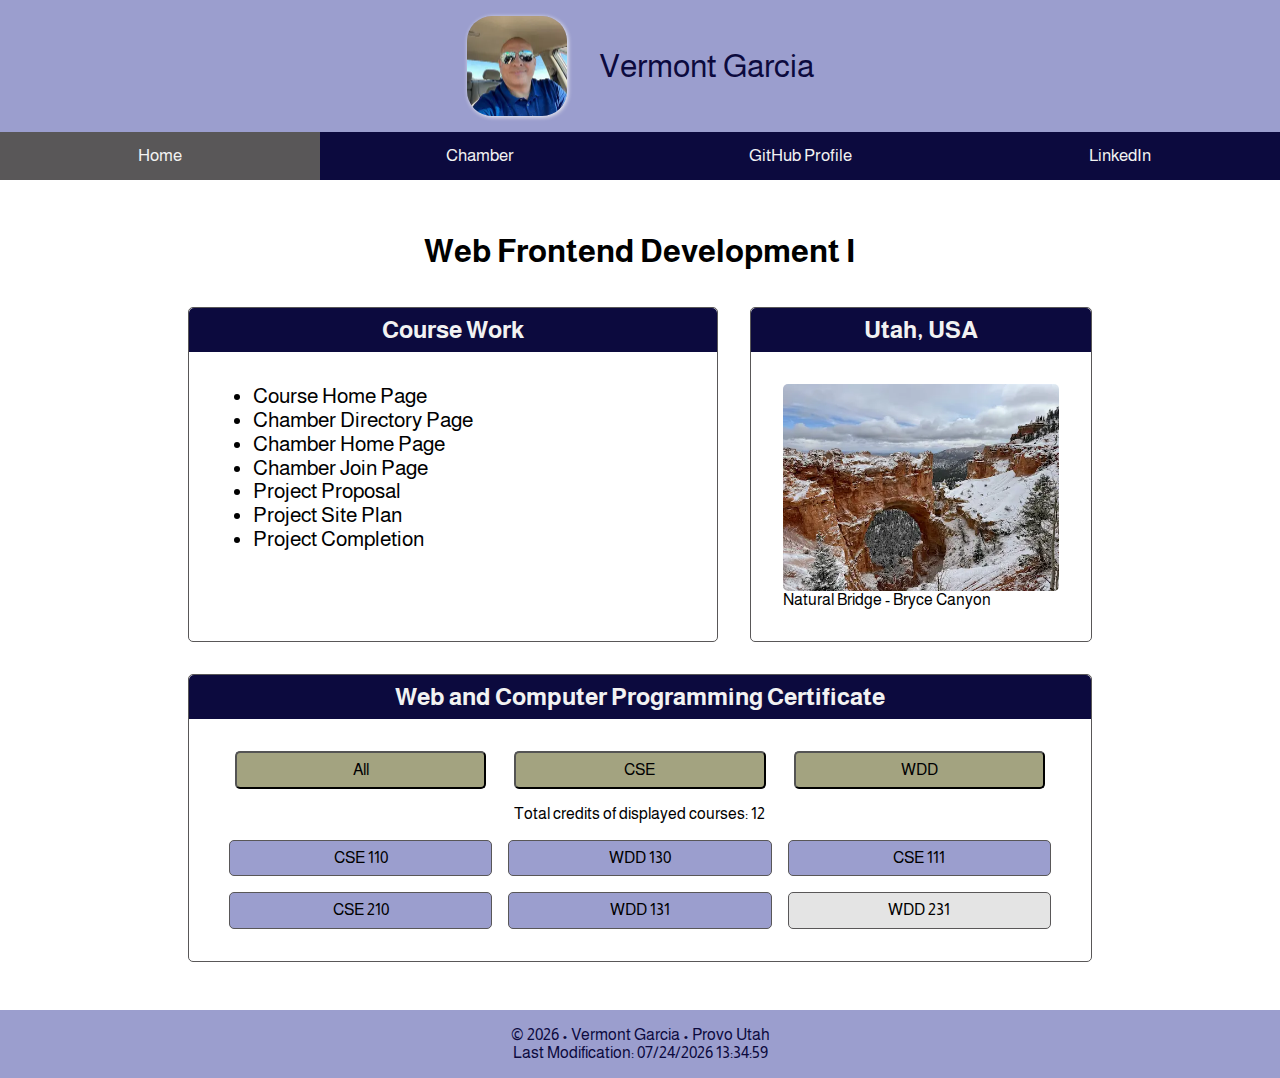
<file: index.html>
<!DOCTYPE html>
<html lang="en">
  <head>
    <meta charset="UTF-8" />
    <meta name="viewport" content="width=device-width, initial-scale=1.0" />
    <title>WDD231 | Vermont Garcia</title>
    <meta name="author" content="Vermont Garcia" />
    <meta
      name="description"
      content="Home page for class WDD231 - Web Frontend Development I"
    />
    <link rel="preconnect" href="https://fonts.googleapis.com" />
    <link rel="preconnect" href="https://fonts.gstatic.com" crossorigin />
    <link
      href="https://fonts.googleapis.com/css2?family=Almarai:wght@300;400;700&display=swap"
      rel="stylesheet"
    />
    <link
      rel="stylesheet"
      href="https://fonts.googleapis.com/icon?family=Material+Icons"
    />
    <link rel="shortcut icon" href="images/favicon.ico" type="image/x-icon" />
    <link rel="stylesheet" href="styles/normalize.css" />
    <link rel="stylesheet" href="styles/index.css" />
    <link rel="stylesheet" href="styles/large.css" />
    <script src="scripts/index.js" defer></script>
  </head>

  <body class="font-regular">
    <header>
      <div>
        <img
          src="images/profile.webp"
          alt="Vermont Garcia profile image"
          width="100"
          height="100"
        />
        <span>Vermont Garcia</span>
      </div>
      <nav class="menu" id="menu">
        <a class="active" href="index.html">Home</a>
        <a href="chamber/directory.html">Chamber</a>
        <a href="https://github.com/vermontgarcia" target="_blank"
          >GitHub Profile</a
        >
        <a href="https://www.linkedin.com/in/vermontgarcia/" target="_blank"
          >LinkedIn</a
        >
        <a role="button" class="menu-icon" onclick="handleMenu()">
          <i id="menu-icon" class="material-icons">menu</i>
        </a>
      </nav>
    </header>
    <main>
      <h1>Web Frontend Development I</h1>
      <section class="card">
        <h2>Course Work</h2>
        <ul class="card-content" id="course-work"></ul>
      </section>
      <section class="card">
        <h2>Utah, USA</h2>
        <figure class="card-content">
          <img
            src="images/natural-bridge-bryce-canyon.webp"
            alt="Bryce Canyon"
            width="150"
            height="113"
          />
          <figcaption>Natural Bridge - Bryce Canyon</figcaption>
        </figure>
      </section>
      <section class="card certificate">
        <h2>Web and Computer Programming Certificate</h2>
        <div class="card-content">
          <div class="button-container">
            <button onclick="setCourses()">All</button>
            <button onclick="setCourses('cse')">CSE</button>
            <button onclick="setCourses('wdd')">WDD</button>
          </div>
          <div>
            <p>
              Total credits of displayed courses:
              <span id="total-credits"></span>
            </p>
          </div>
          <div class="certificate-courses" id="certificate-courses"></div>
        </div>
        <dialog id="course-details"></dialog>
      </section>
    </main>
    <footer class="footer">
      <p class="copyright">
        © <span id="current-year"></span> • Vermont Garcia • Provo Utah
      </p>
      <p id="last-modified"></p>
    </footer>
  </body>
</html>
</file>
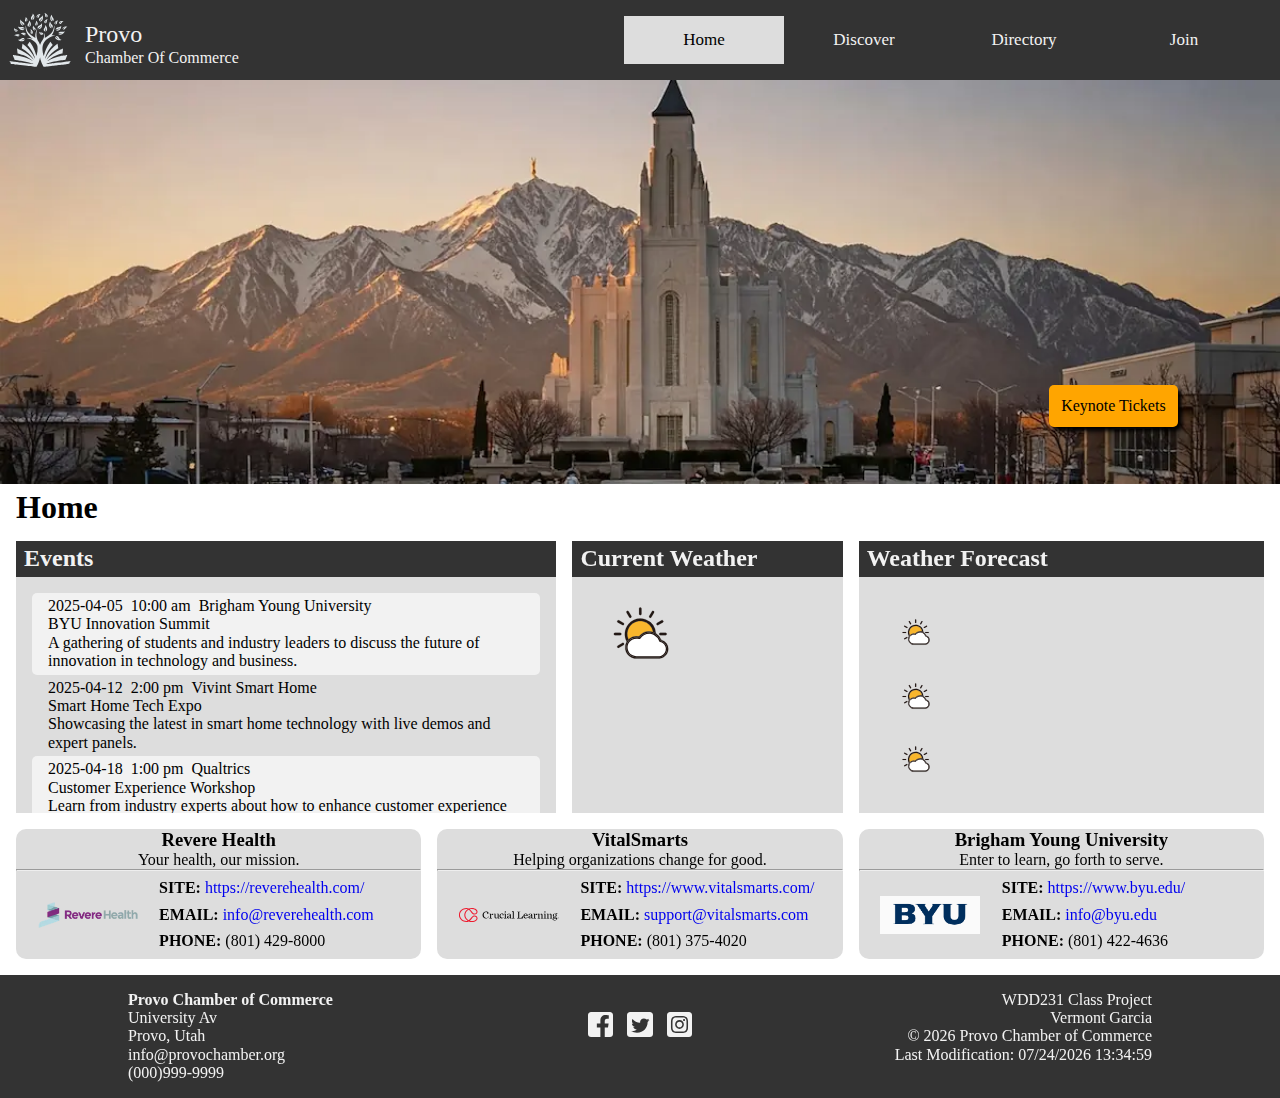
<file: chamber/index.html>
<!DOCTYPE html>
<html lang="en">
  <head>
    <meta charset="UTF-8">
    <meta name="viewport" content="width=device-width, initial-scale=1.0" />
    <title>Home | Provo Chamber of Commerce</title>
    <meta name="author" content="Vermont Garcia" />
    <meta
      name="description"
      content="Chamber of Commerce - WDD231 Web Frontend Development I"
    />
    <meta property="og:title" content="Provo Chamber of Commerce" />
    <meta property="og:type" content="website">
    <meta
      property="og:description"
      content="Discover resources, events, networking, and business directories with the Provo Chamber of Commerce. Support local businesses, connect, and grow with us! #ProvoBusiness #ShopLocal"
    />
    <meta
      property="og:url"
      content="https://vermontgarcia.github.io/wdd231/chamber/directory.html"
    />
    <meta
      property="og:image"
      content="https://vermontgarcia.github.io/wdd231/chamber/images/site/hero-medium.webp"
    />
    <link
      rel="stylesheet"
      href="https://fonts.googleapis.com/icon?family=Material+Icons"
    />
    <link rel="icon" href="images/site/favicon.ico" type="image/x-icon" />
    <link rel="stylesheet" href="styles/normalize.css" />
    <link rel="stylesheet" href="styles/index.css" />
    <link rel="stylesheet" href="styles/home.css" />
    <link rel="stylesheet" href="styles/large.css" />
    <script src="scripts/layout.js" type="module"></script>
    <script type="module" src="scripts/home.js"></script>
  </head>

  <body>
    <header>
      <div>
        <div class="logo-container">
          <img
            src="images/site/logo.svg"
            alt="Provo Chamber of Commerce Logo"
            width="64"
            height="64"
          />
          <div class="logo-name-container">
            <p>Provo</p>
            <p>Chamber Of Commerce</p>
          </div>
        </div>
        <div class="menu-btn">
          <a id="menu-btn" role="button" class="menu-icon">
            <i id="menu-icon" class="material-icons">menu</i>
          </a>
        </div>
      </div>
      <nav class="menu" id="menu">
        <a class="active" href="index.html">Home</a>
        <a href="discover.html">Discover</a>
        <a href="directory.html">Directory</a>
        <a href="join.html">Join</a>
      </nav>
    </header>
    <main>
      <div class="hero">
        <picture>
          <source
            media="(min-width: 1000px)"
            srcset="images/site/hero-large.webp"
          />
          <source
            media="(min-width: 500px)"
            srcset="images/site/hero-medium.webp"
          />
          <img
            src="images/site/hero-small.webp"
            alt="Chamber of Commerce"
            width="500"
            height="313"
          />
        </picture>
        <div class="call-to-action">Keynote Tickets</div>
      </div>
      <!-- Home Page Content -->
      <div>
        <h1>Home</h1>
      </div>
      <section class="home-container">
        <div id="events-container" class="card-container">
          <h2>Events</h2>
          <div class="card-content">
            <p>No events available</p>
          </div>
        </div>
        <div id="current-weather" class="card-container">
          <h2>Current Weather</h2>
          <!-- Dynamic Card Template -->
          <div class="card-weather card-content">
            <!-- Skeleton -->
            <div class="weather-image">
              <img
                src="images/site/weather-icon.svg"
                alt="weather icon"
                width="80"
                height="80"
              />
              <div>
                <span class="skeleton skeleton-text skeleton-1 temp"></span>
              </div>
            </div>
            <div class="weather-body">
              <ul id="weather-list">
                <li>
                  <span class="skeleton skeleton-text skeleton-2"></span>
                </li>
                <li>
                  <span class="skeleton skeleton-text skeleton-3"></span>
                </li>
                <li>
                  <span class="skeleton skeleton-text skeleton-1"></span>
                </li>
                <li>
                  <span class="skeleton skeleton-text skeleton-2"></span>
                </li>
                <li>
                  <span class="skeleton skeleton-text skeleton-3"></span>
                </li>
                <li>
                  <span class="skeleton skeleton-text skeleton-1"></span>
                </li>
                <li>
                  <span class="skeleton skeleton-text skeleton-2"></span>
                </li>
                <li>
                  <span class="skeleton skeleton-text skeleton-3"></span>
                </li>
                <li>
                  <span class="skeleton skeleton-text skeleton-1"></span>
                </li>
              </ul>
            </div>
            <!-- -->
          </div>
          <!-- -->
        </div>
        <div id="forecast-weather" class="card-container">
          <h2>Weather Forecast</h2>
          <!-- Dynamic Forecast Template -->
          <div class="card-forecast card-content">
            <!-- Skeleton -->
            <span class="skeleton skeleton-text skeleton-3"></span>
            <div class="forecast-body">
              <div>
                <div class="weather-image">
                  <img
                    src="images/site/weather-icon.svg"
                    alt="weather icon"
                    width="40"
                    height="40"
                  />
                </div>
              </div>
              <div>
                <span class="skeleton skeleton-text skeleton-2"></span>
                <span class="skeleton skeleton-text skeleton-2"></span>
              </div>
              <div>
                <span class="skeleton skeleton-text skeleton-3"></span>
                <span class="skeleton skeleton-text skeleton-3"></span>
              </div>
            </div>
            <span class="skeleton skeleton-text skeleton-3"></span>
            <div class="forecast-body">
              <div>
                <div class="weather-image">
                  <img
                    src="images/site/weather-icon.svg"
                    alt="weather icon"
                    width="40"
                    height="40"
                  />
                </div>
              </div>
              <div>
                <span class="skeleton skeleton-text skeleton-2"></span>
                <span class="skeleton skeleton-text skeleton-2"></span>
              </div>
              <div>
                <span class="skeleton skeleton-text skeleton-3"></span>
                <span class="skeleton skeleton-text skeleton-3"></span>
              </div>
            </div>
            <span class="skeleton skeleton-text skeleton-3"></span>
            <div class="forecast-body">
              <div>
                <div class="weather-image">
                  <img
                    src="images/site/weather-icon.svg"
                    alt="weather icon"
                    width="40"
                    height="40"
                  />
                </div>
              </div>
              <div>
                <span class="skeleton skeleton-text skeleton-2"></span>
                <span class="skeleton skeleton-text skeleton-2"></span>
              </div>
              <div>
                <span class="skeleton skeleton-text skeleton-3"></span>
                <span class="skeleton skeleton-text skeleton-3"></span>
              </div>
            </div>
            <!-- -->
          </div>
          <!-- -->
        </div>
        <div id="business-card-container"></div>
      </section>
      <!-- -->
    </main>
    <footer class="footer">
      <div>
        <p><strong>Provo Chamber of Commerce</strong></p>
        <p>University Av</p>
        <p>Provo, Utah</p>
        <p>info@provochamber.org</p>
        <p>(000)999-9999</p>
      </div>
      <div class="social-media">
        <a href="https://facebook.com" target="_blank">
          <img
            src="images/site/facebook.svg"
            alt="facebook-icon"
            width="32"
            height="32"
          />
        </a>
        <a href="https://twitter.com" target="_blank">
          <img
            src="images/site/twitter.svg"
            alt="twitter-icon"
            width="32"
            height="32"
          />
        </a>
        <a href="https://instagram.com" target="_blank">
          <img
            src="images/site/instagram.svg"
            alt="instagram-icon"
            width="32"
            height="32"
          />
        </a>
      </div>
      <div>
        <p>WDD231 Class Project</p>
        <p>Vermont Garcia</p>
        <p class="copyright">
          © <span id="current-year"></span> Provo Chamber of Commerce
        </p>
        <p id="last-modified"></p>
      </div>
    </footer>
  </body>
</html>
</file>
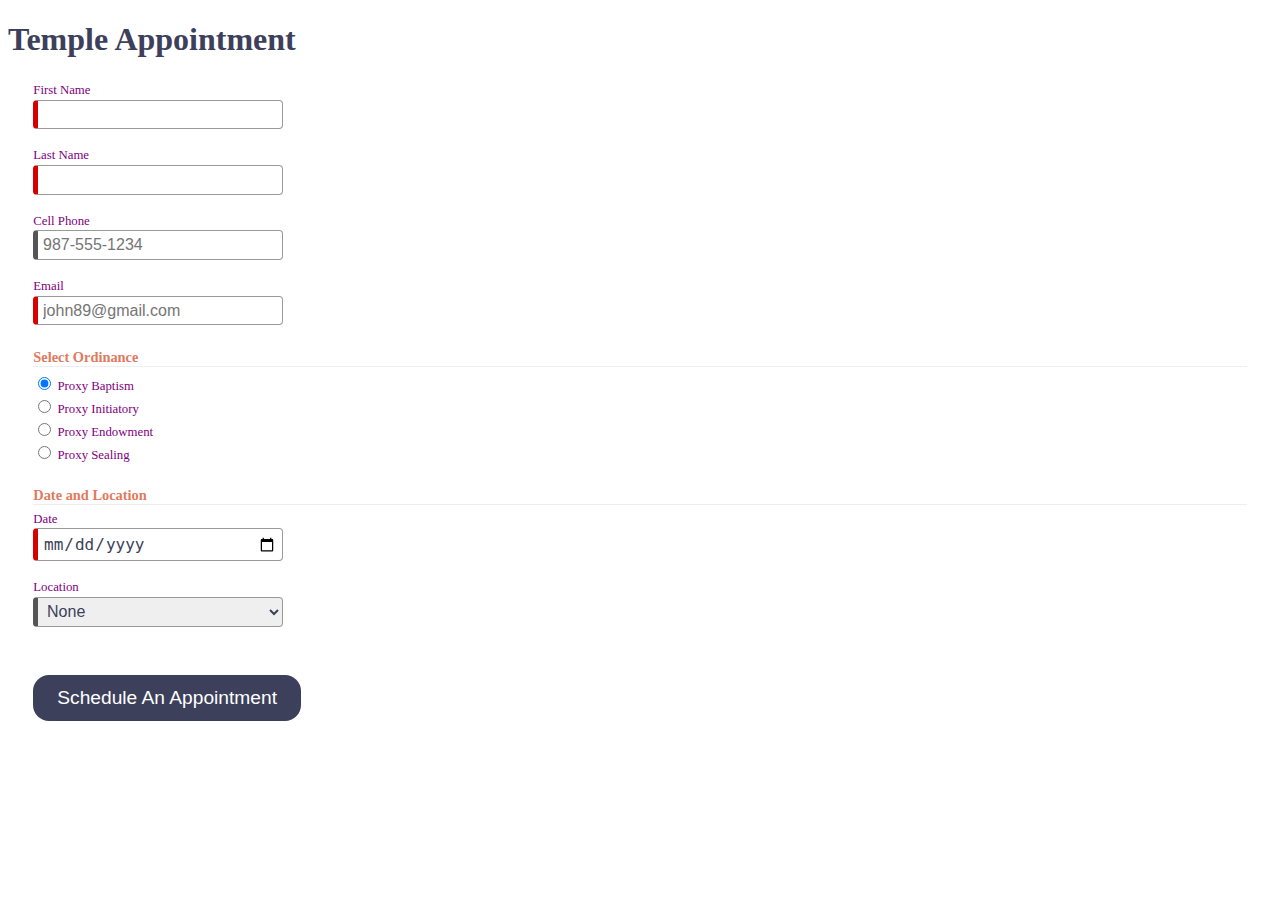
<file: forms/index.html>
<!DOCTYPE html>
<html lang="en">
<head>
  <meta charset="UTF-8">
  <meta name="viewport" content="width=device-width, initial-scale=1.0">
  <meta name="description" content="Web Lab Start File">
  <meta name="author" content="Paul Cheney">
  <link rel="stylesheet" href="styles/small.css">
  <link rel="stylesheet" href="styles/large.css">
  <title>Web Lab Start File</title>
</head>
<body>
  <main>
    <h1>Temple Appointment</h1>

    <form method="GET" action="thanks.html" class="designOne">
      <label>First Name
        <input
        type="text"
        name="first"
        required
        autocomplete="given-name"
        title="Your First Name"
      >
      </label>
      <label>Last Name 
        <input
        type="text"
        name="last"
        required
        autocomplete="family-name"
        title="Your Last Name"
      >
      </label>
      <label>Cell Phone 
        <input
          type="tel"
          name="phone"
          autocomplete="tel"
          title="A Phone Number with dashes"
          placeholder="987-555-1234"
        >
      </label>
      <label>Email 
        <input
          type="email"
          name="email"
          required
          placeholder="john89@gmail.com"
          title="YourEmail"
          autocomplete="email"
        >
      </label>
      
      <h3>Select Ordinance</h3>
      <label><input type="radio" name="ordinance" value="Baptism" checked> Proxy Baptism</label>
      <label><input type="radio" name="ordinance" value="Initiatory"> Proxy Initiatory</label>
      <label><input type="radio" name="ordinance" value="Endowment"> Proxy Endowment</label>
      <label><input type="radio" name="ordinance" value="Sealing"> Proxy Sealing</label>

      <h3>Date and Location</h3>
      <label>Date <input type="date" name="date" required></label>
      <label>Location
        <select name="location" required>
          <option value="">None</option>
          <option value="Payson">Payson</option>
          <option value="Orem">Orem</option>
          <option value="Provo City Center">Provo City Center</option>
      </label>

      <input type="submit" value="Schedule An Appointment">
    </form>

    
  </main>

</body>
</html>
</file>
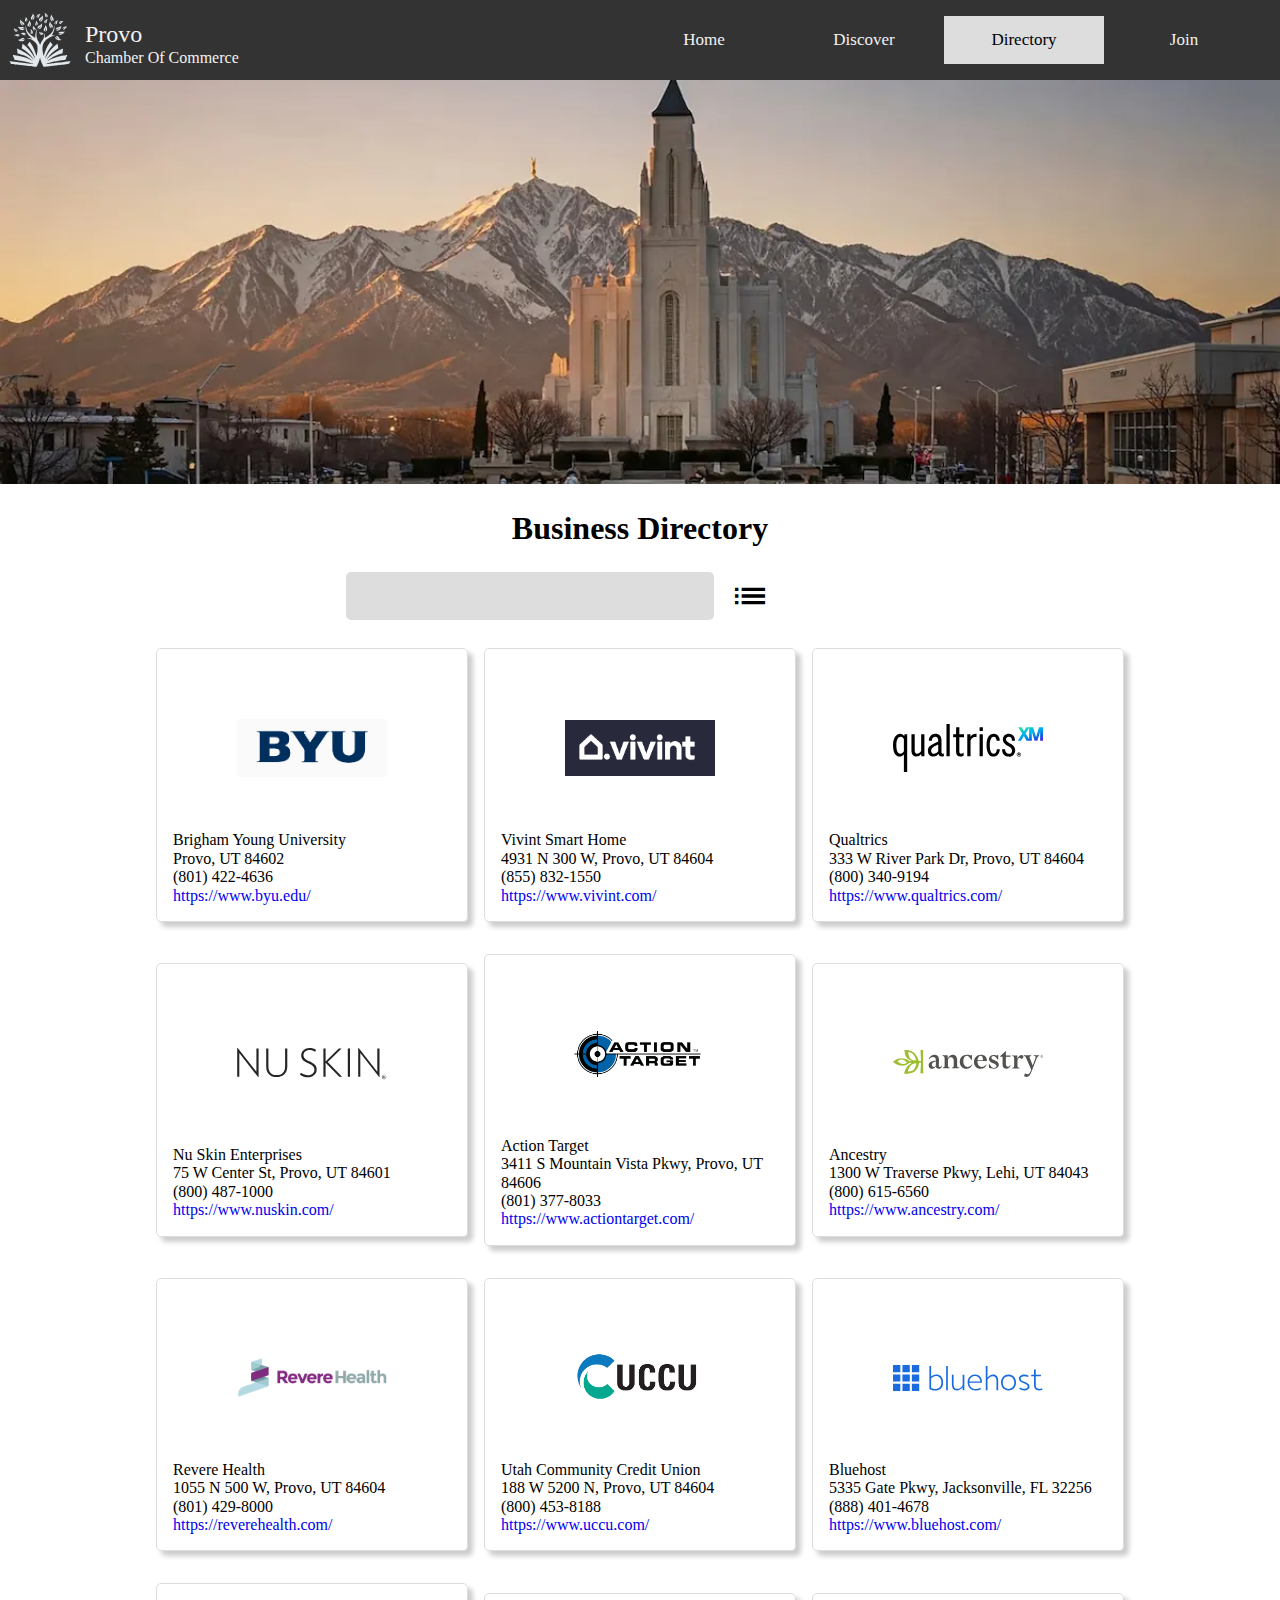
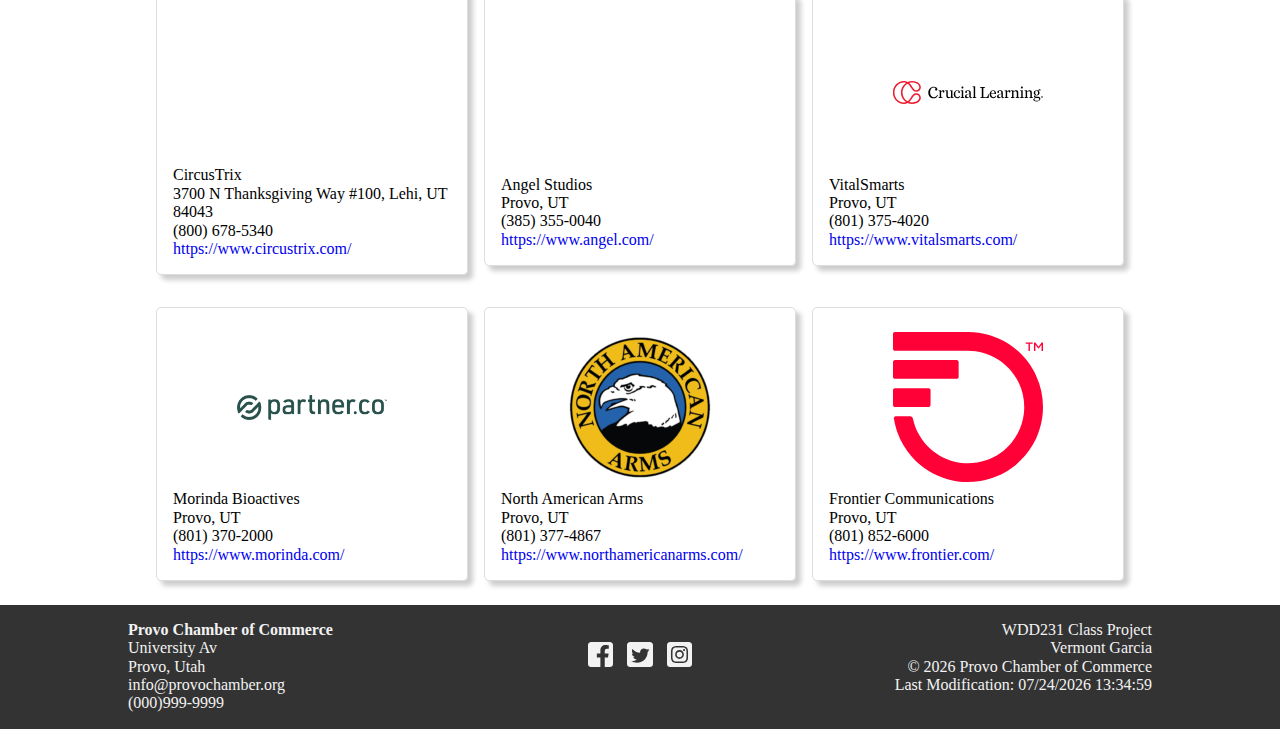
<file: chamber/directory.html>
<!DOCTYPE html>
<html lang="en">
  <head>
    <meta charset="UTF-8" />
    <meta name="viewport" content="width=device-width, initial-scale=1.0" />
    <title>Directory | Provo Chamber of Commerce</title>
    <meta name="author" content="Vermont Garcia" />
    <meta
      name="description"
      content="Chamber of Commerce - WDD231 Web Frontend Development I"
    />
    <meta property="og:title" content="Provo Chamber of Commerce" />
    <meta property="og:type" content="website" />
    <meta
      property="og:description"
      content="Discover resources, events, networking, and business directories with the Provo Chamber of Commerce. Support local businesses, connect, and grow with us! #ProvoBusiness #ShopLocal"
    />
    <meta
      property="og:url"
      content="https://vermontgarcia.github.io/wdd231/chamber/directory.html"
    />
    <meta
      property="og:image"
      content="https://vermontgarcia.github.io/wdd231/chamber/images/site/hero-medium.webp"
    />
    <link
      rel="stylesheet"
      href="https://fonts.googleapis.com/icon?family=Material+Icons"
    />
    <link rel="icon" href="images/site/favicon.ico" type="image/x-icon" />
    <link rel="stylesheet" href="styles/normalize.css" />
    <link rel="stylesheet" href="styles/index.css" />
    <link rel="stylesheet" href="styles/directory.css" />
    <link rel="stylesheet" href="styles/large.css" />
    <script src="scripts/layout.js" type="module"></script>
    <script type="module" src="scripts/directory.js"></script>
  </head>

  <body>
    <header>
      <div>
        <div class="logo-container">
          <img
            src="images/site/logo.svg"
            alt="Provo Chamber of Commerce Logo"
            width="64"
            height="64"
          />
          <div class="logo-name-container">
            <p>Provo</p>
            <p>Chamber Of Commerce</p>
          </div>
        </div>
        <div class="menu-btn">
          <a id="menu-btn" role="button" class="menu-icon">
            <i id="menu-icon" class="material-icons">menu</i>
          </a>
        </div>
      </div>
      <nav class="menu" id="menu">
        <a href="index.html">Home</a>
        <a href="discover.html">Discover</a>
        <a class="active" href="directory.html">Directory</a>
        <a href="join.html">Join</a>
      </nav>
    </header>
    <main>
      <div class="hero">
        <picture>
          <source
            media="(min-width: 1000px)"
            srcset="images/site/hero-large.webp"
          />
          <source
            media="(min-width: 500px)"
            srcset="images/site/hero-medium.webp"
          />
          <img
            src="images/site/hero-small.webp"
            alt="Chamber of Commerce"
            width="500"
            height="313"
          />
        </picture>
      </div>
      <!-- Directory Page Content -->
      <section>
        <div>
          <h1>Business Directory</h1>
          <div>
            <div>
              <a id="icon-btn-grid" role="button" class="icon-btn">
                <i class="material-icons selected">grid_view</i>
              </a>
              <a id="icon-btn-list" role="button" class="icon-btn">
                <i class="material-icons">list_alt</i>
              </a>
            </div>
          </div>
        </div>
        <div id="directory-container" class="grid"></div>
      </section>
      <!-- ----- -->
    </main>
    <footer class="footer">
      <div>
        <p><strong>Provo Chamber of Commerce</strong></p>
        <p>University Av</p>
        <p>Provo, Utah</p>
        <p>info@provochamber.org</p>
        <p>(000)999-9999</p>
      </div>
      <div class="social-media">
        <a href="https://facebook.com" target="_blank">
          <img
            src="images/site/facebook.svg"
            alt="facebook-icon"
            width="32"
            height="32"
          />
        </a>
        <a href="https://twitter.com" target="_blank">
          <img
            src="images/site/twitter.svg"
            alt="twitter-icon"
            width="32"
            height="32"
          />
        </a>
        <a href="https://instagram.com" target="_blank">
          <img
            src="images/site/instagram.svg"
            alt="instagram-icon"
            width="32"
            height="32"
          />
        </a>
      </div>
      <div>
        <p>WDD231 Class Project</p>
        <p>Vermont Garcia</p>
        <p class="copyright">
          © <span id="current-year"></span> Provo Chamber of Commerce
        </p>
        <p id="last-modified"></p>
      </div>
    </footer>
  </body>
</html>
</file>
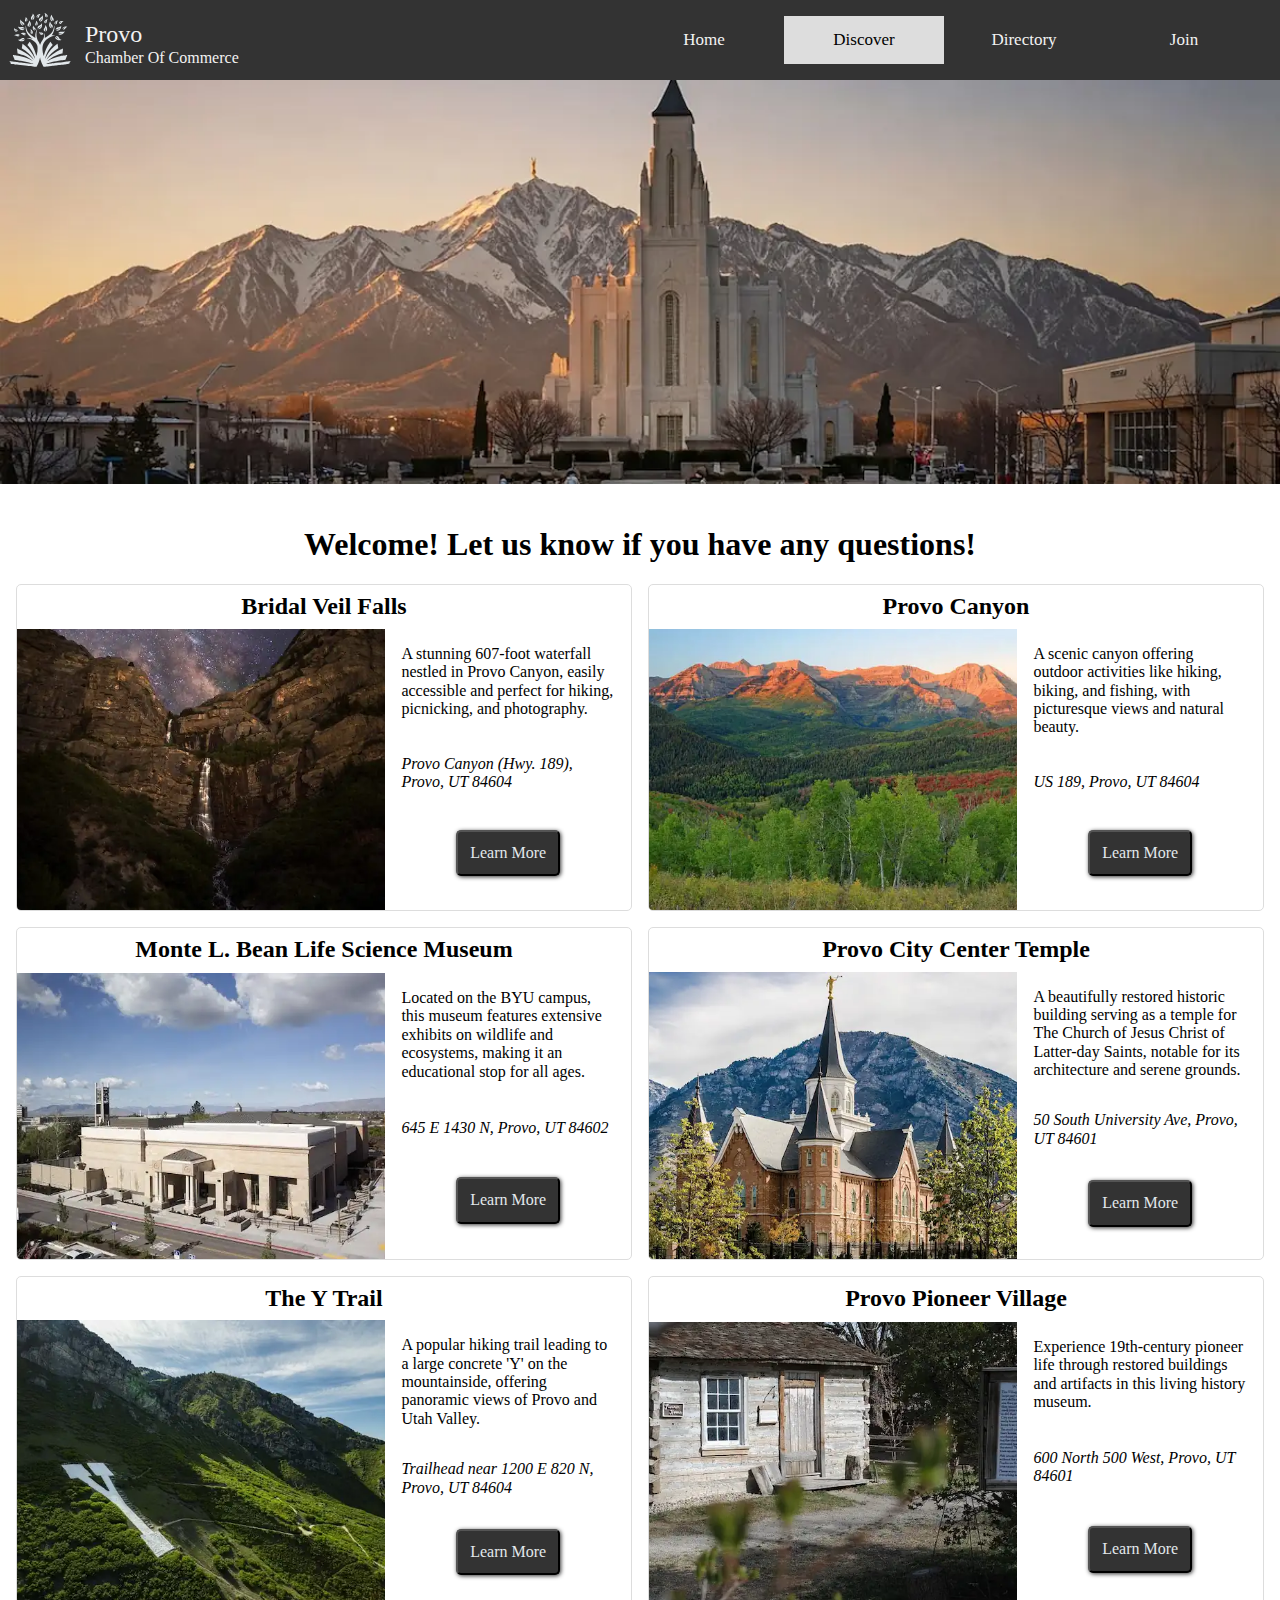
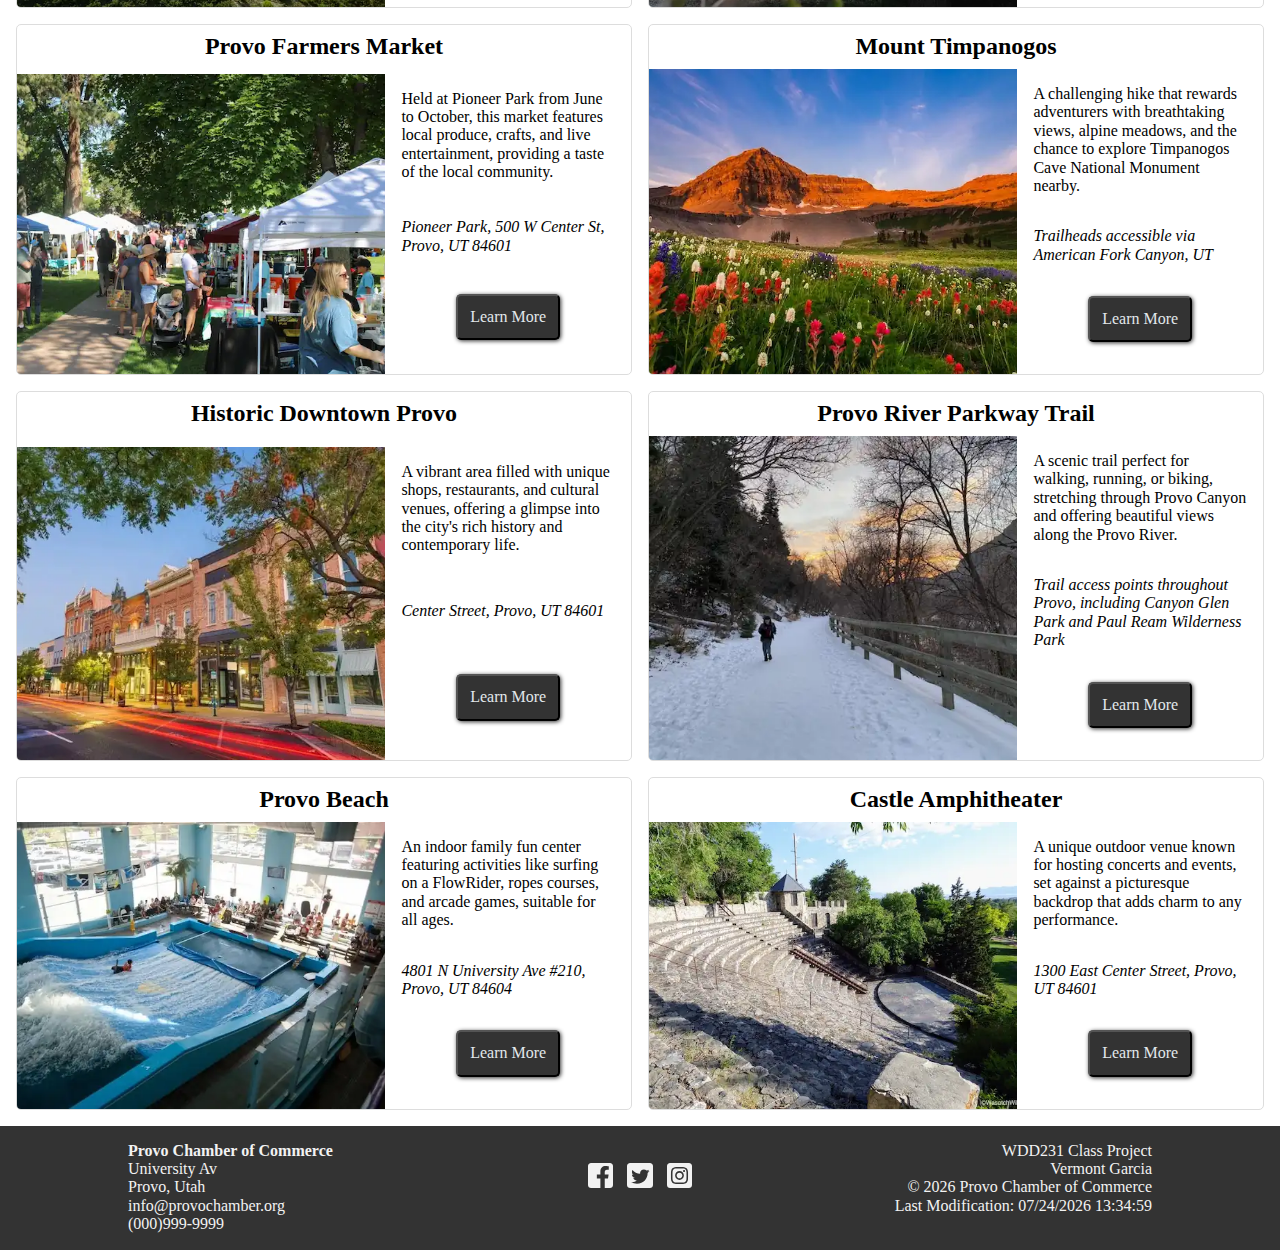
<file: chamber/discover.html>
<!DOCTYPE html>
<html lang="en">
  <head>
    <meta charset="UTF-8">
    <meta name="viewport" content="width=device-width, initial-scale=1.0">
    <title>Discover | Provo Chamber of Commerce</title>
    <meta name="author" content="Vermont Garcia">
    <meta
      name="description"
      content="Chamber of Commerce - WDD231 Web Frontend Development I"
    />
    <meta property="og:title" content="Provo Chamber of Commerce">
    <meta property="og:type" content="website">
    <meta
      property="og:description"
      content="Discover resources, events, networking, and business directories with the Provo Chamber of Commerce. Support local businesses, connect, and grow with us! #ProvoBusiness #ShopLocal"
    >
    <meta
      property="og:url"
      content="https://vermontgarcia.github.io/wdd231/chamber/directory.html"
    >
    <meta
      property="og:image"
      content="https://vermontgarcia.github.io/wdd231/chamber/images/site/hero-medium.webp"
    >
    <link
      rel="stylesheet"
      href="https://fonts.googleapis.com/icon?family=Material+Icons"
    />
    <link rel="icon" href="images/site/favicon.ico" type="image/x-icon" />
    <link rel="stylesheet" href="styles/normalize.css" />
    <link rel="stylesheet" href="styles/index.css" />
    <link rel="stylesheet" href="styles/discover.css" />
    <link rel="stylesheet" href="styles/large.css" />
    <script src="scripts/layout.js" type="module"></script>
    <script type="module" src="scripts/dicover.js"></script>
  </head>
  <body>
    <header>
      <div>
        <div class="logo-container">
          <img
            src="images/site/logo.svg"
            alt="Provo Chamber of Commerce Logo"
            width="64"
            height="64"
            loading="eager"
          />
          <div class="logo-name-container">
            <p>Provo</p>
            <p>Chamber Of Commerce</p>
          </div>
        </div>
        <div class="menu-btn">
          <a id="menu-btn" role="button" class="menu-icon">
            <i id="menu-icon" class="material-icons">menu</i>
          </a>
        </div>
      </div>
      <nav class="menu" id="menu">
        <a href="index.html">Home</a>
        <a href="discover.html" class="active">Discover</a>
        <a href="directory.html">Directory</a>
        <a href="join.html">Join</a>
      </nav>
    </header>
    <main>
      <div class="hero">
        <picture>
          <source
            media="(min-width: 1000px)"
            srcset="images/site/hero-large.webp"
          />
          <source
            media="(min-width: 500px)"
            srcset="images/site/hero-medium.webp"
          />
          <img
            src="images/site/hero-small.webp"
            alt="Chamber of Commerce"
            width="500"
            height="313"
            loading="eager"
          />
        </picture>
      </div>
      <!-- Discover Page Content -->
      <div class="discover">
        <section>
          <h1>Welcome! Let us know if you haeve any questions</h1>
          <div id="discover-container"></div>
        </section>
      </div>
      <!-- -->
    </main>
    <footer class="footer">
      <div>
        <p><strong>Provo Chamber of Commerce</strong></p>
        <p>University Av</p>
        <p>Provo, Utah</p>
        <p>info@provochamber.org</p>
        <p>(000)999-9999</p>
      </div>
      <div class="social-media">
        <a href="https://facebook.com" target="_blank">
          <img
            src="images/site/facebook.svg"
            alt="facebook-icon"
            width="32"
            height="32"
          />
        </a>
        <a href="https://twitter.com" target="_blank">
          <img
            src="images/site/twitter.svg"
            alt="twitter-icon"
            width="32"
            height="32"
          />
        </a>
        <a href="https://instagram.com" target="_blank">
          <img
            src="images/site/instagram.svg"
            alt="instagram-icon"
            width="32"
            height="32"
          />
        </a>
      </div>
      <div>
        <p>WDD231 Class Project</p>
        <p>Vermont Garcia</p>
        <p class="copyright">
          © <span id="current-year"></span> Provo Chamber of Commerce
        </p>
        <p id="last-modified"></p>
      </div>
    </footer>
  </body>
</html>
</file>
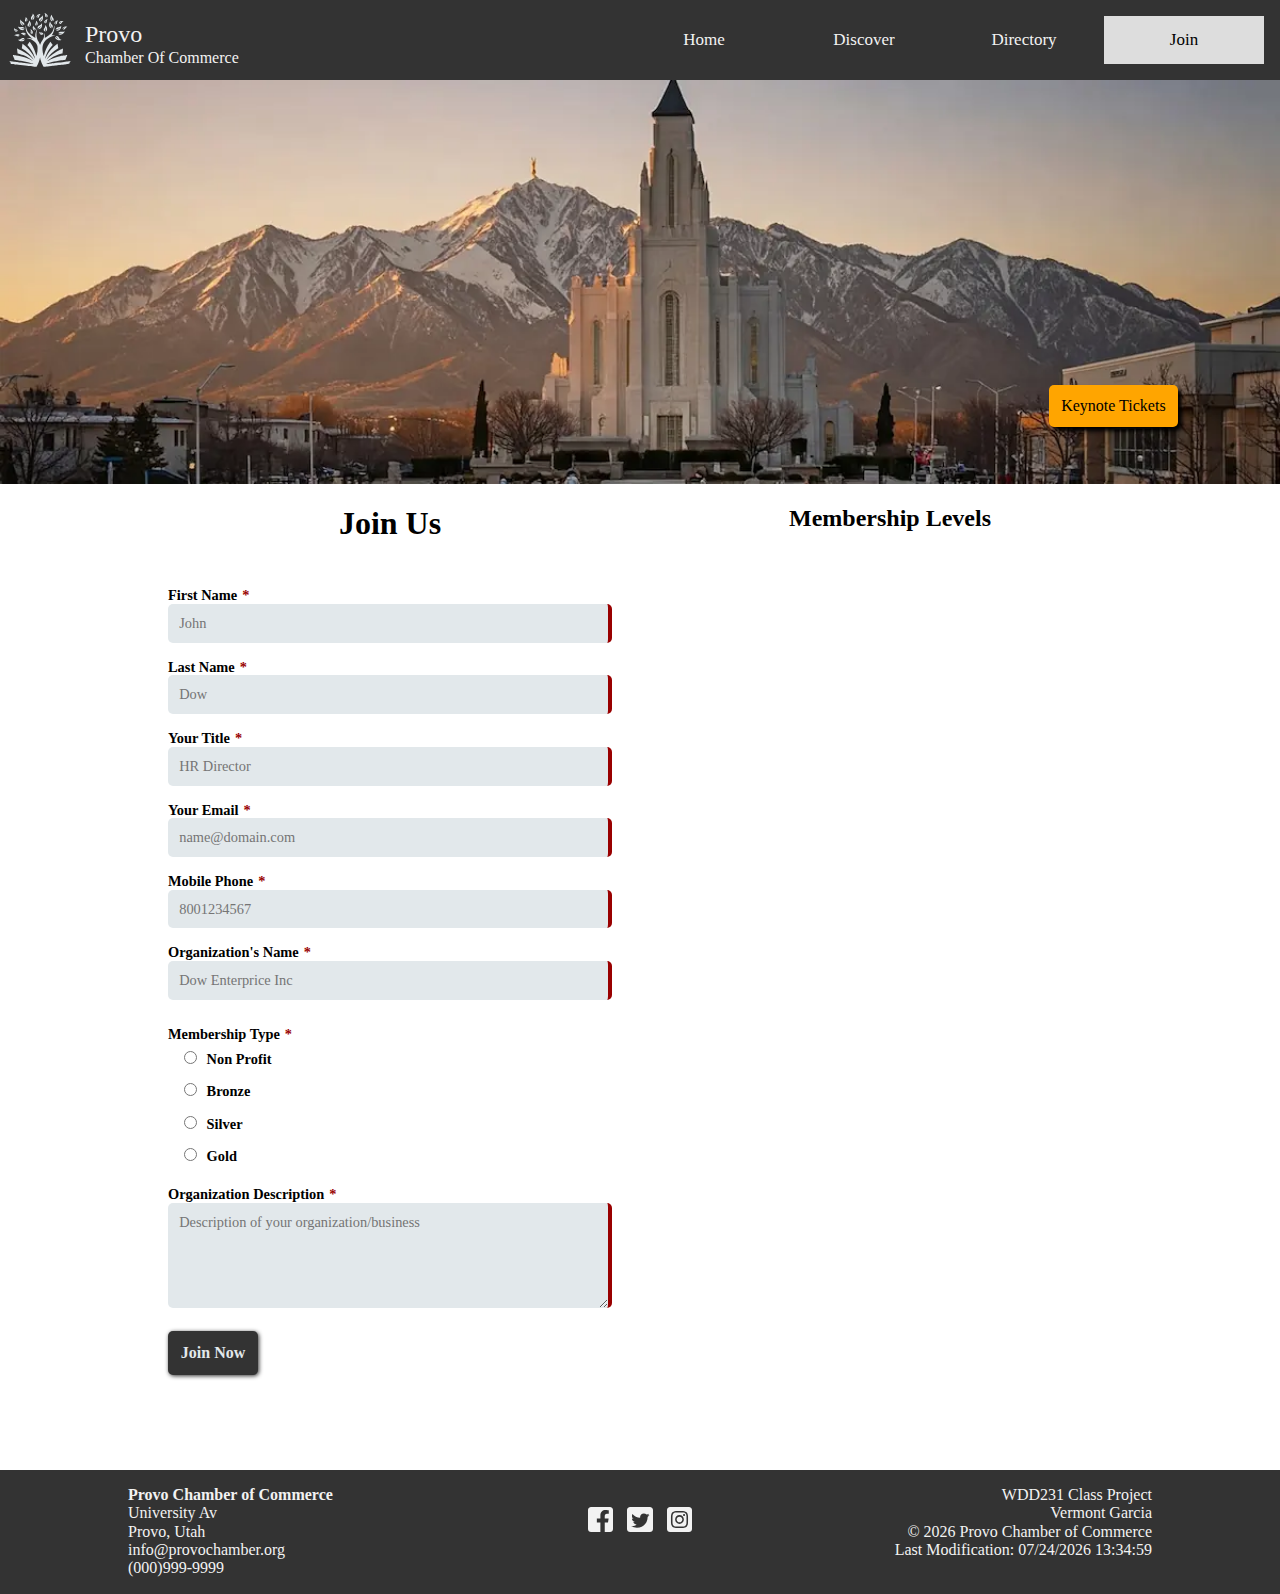
<file: chamber/join.html>
<!DOCTYPE html>
<html lang="en">
  <head>
    <meta charset="UTF-8">
    <meta name="viewport" content="width=device-width, initial-scale=1.0">
    <title>Join | Provo Chamber of Commerce</title>
    <meta name="author" content="Vermont Garcia">
    <meta
      name="description"
      content="Chamber of Commerce - WDD231 Web Frontend Development I"
    />
    <meta property="og:title" content="Provo Chamber of Commerce">
    <meta property="og:type" content="website">
    <meta
      property="og:description"
      content="Discover resources, events, networking, and business directories with the Provo Chamber of Commerce. Support local businesses, connect, and grow with us! #ProvoBusiness #ShopLocal"
    >
    <meta
      property="og:url"
      content="https://vermontgarcia.github.io/wdd231/chamber/directory.html"
    >
    <meta
      property="og:image"
      content="https://vermontgarcia.github.io/wdd231/chamber/images/site/hero-medium.webp"
    >
    <link
      rel="stylesheet"
      href="https://fonts.googleapis.com/icon?family=Material+Icons"
    />
    <link rel="icon" href="images/site/favicon.ico" type="image/x-icon" />
    <link rel="stylesheet" href="styles/normalize.css" />
    <link rel="stylesheet" href="styles/index.css" />
    <link rel="stylesheet" href="styles/join.css" />
    <link rel="stylesheet" href="styles/large.css" />
    <script src="scripts/layout.js" type="module"></script>
    <script type="module" src="scripts/join.js"></script>
  </head>
  <body>
    <header>
      <div>
        <div class="logo-container">
          <img
            src="images/site/logo.svg"
            alt="Provo Chamber of Commerce Logo"
            width="64"
            height="64"
          />
          <div class="logo-name-container">
            <p>Provo</p>
            <p>Chamber Of Commerce</p>
          </div>
        </div>
        <div class="menu-btn">
          <a id="menu-btn" role="button" class="menu-icon">
            <i id="menu-icon" class="material-icons">menu</i>
          </a>
        </div>
      </div>
      <nav class="menu" id="menu">
        <a href="index.html">Home</a>
        <a href="discover.html">Discover</a>
        <a href="directory.html">Directory</a>
        <a class="active" href="join.html">Join</a>
      </nav>
    </header>
    <main>
      <div class="hero">
        <picture>
          <source
            media="(min-width: 1000px)"
            srcset="images/site/hero-large.webp"
          />
          <source
            media="(min-width: 500px)"
            srcset="images/site/hero-medium.webp"
          />
          <img
            src="images/site/hero-small.webp"
            alt="Chamber of Commerce"
            width="500"
            height="313"
            loading="eager"
          />
        </picture>
        <div class="call-to-action">Keynote Tickets</div>
      </div>
      <!-- Join Page Content -->
      <div class="join-us-main">
        <section>
          <h1>Join Us</h1>
          <form action="thankyou.html" method="get">
            <fieldset>
              <label class="hidden"
                >Timestamp<span class="required">*</span>
                <input type="hidden" name="timestamp" id="timestamp" />
              </label>
              <label
                >First Name<span class="required">*</span>
                <input
                  type="text"
                  name="fname"
                  id="fname"
                  required
                  autocomplete="given-name"
                  title="First name"
                  placeholder="John"
                />
              </label>
              <label
                >Last Name<span class="required">*</span>
                <input
                  type="text"
                  name="lname"
                  id="lname"
                  required
                  autocomplete="family-name"
                  title="Last name"
                  placeholder="Dow"
                />
              </label>
              <label
                >Your Title<span class="required">*</span>
                <input
                  type="text"
                  name="organizationTitle"
                  id="organization-title"
                  required
                  autocomplete="organization-title"
                  pattern="^[A-Za-z\-\s]{7,}$"
                  title="Only letters, hyphens, and spaces. Minimum 7 characters."
                  placeholder="HR Director"
                />
              </label>
              <label
                >Your Email<span class="required">*</span>
                <input
                  type="email"
                  name="email"
                  id="email"
                  required
                  autocomplete="email"
                  title="Email"
                  placeholder="name@domain.com"
                />
              </label>
              <label
                >Mobile Phone<span class="required">*</span>
                <input
                  type="tel"
                  name="phone"
                  id="phone"
                  required
                  autocomplete="mobile"
                  title="Mobile phone number"
                  placeholder="8001234567"
                />
              </label>
              <label
                >Organization's Name<span class="required">*</span>
                <input
                  type="text"
                  name="organization"
                  id="organization"
                  required
                  autocomplete="organization"
                  pattern="^[A-Za-z\-\s]{7,}$"
                  title="Only letters, hyphens, and spaces. Minimum 7 characters."
                  placeholder="Dow Enterprice Inc"
                />
              </label>
            </fieldset>
            <fieldset>
              <legend>
                Membership Type<span class="required">*</span>
                <label>
                  <input
                    type="radio"
                    name="membership"
                    value="Non Profit"
                    required
                  />
                  Non Profit
                </label>
                <label>
                  <input type="radio" name="membership" value="Bronze" />
                  Bronze
                </label>
                <label>
                  <input type="radio" name="membership" value="Silver" />
                  Silver
                </label>
                <label>
                  <input type="radio" name="membership" value="Gold" />
                  Gold
                </label>
              </legend>
            </fieldset>
            <fieldset>
              <label
                >Organization Description<span class="required">*</span>
                <textarea
                  name="description"
                  id="description"
                  title="Organization/Bussines Description"
                  rows="5"
                  required
                  placeholder="Description of your organization/business"
                ></textarea>
              </label>
            </fieldset>
            <fieldset>
              <input
                id="submit-btn"
                type="submit"
                class="button"
                value="Join Now"
              />
            </fieldset>
          </form>
        </section>
        <section class="membership-section">
          <h2>Membership Levels</h2>
          <div id="levels-container" class="levels-container"></div>
          <dialog id="membership-details"></dialog>
        </section>
      </div>
      <!-- -->
    </main>
    <footer class="footer">
      <div>
        <p><strong>Provo Chamber of Commerce</strong></p>
        <p>University Av</p>
        <p>Provo, Utah</p>
        <p>info@provochamber.org</p>
        <p>(000)999-9999</p>
      </div>
      <div class="social-media">
        <a href="https://facebook.com" target="_blank">
          <img
            src="images/site/facebook.svg"
            alt="facebook-icon"
            width="32"
            height="32"
          />
        </a>
        <a href="https://twitter.com" target="_blank">
          <img
            src="images/site/twitter.svg"
            alt="twitter-icon"
            width="32"
            height="32"
          />
        </a>
        <a href="https://instagram.com" target="_blank">
          <img
            src="images/site/instagram.svg"
            alt="instagram-icon"
            width="32"
            height="32"
          />
        </a>
      </div>
      <div>
        <p>WDD231 Class Project</p>
        <p>Vermont Garcia</p>
        <p class="copyright">
          © <span id="current-year"></span> Provo Chamber of Commerce
        </p>
        <p id="last-modified"></p>
      </div>
    </footer>
  </body>
</html>
</file>
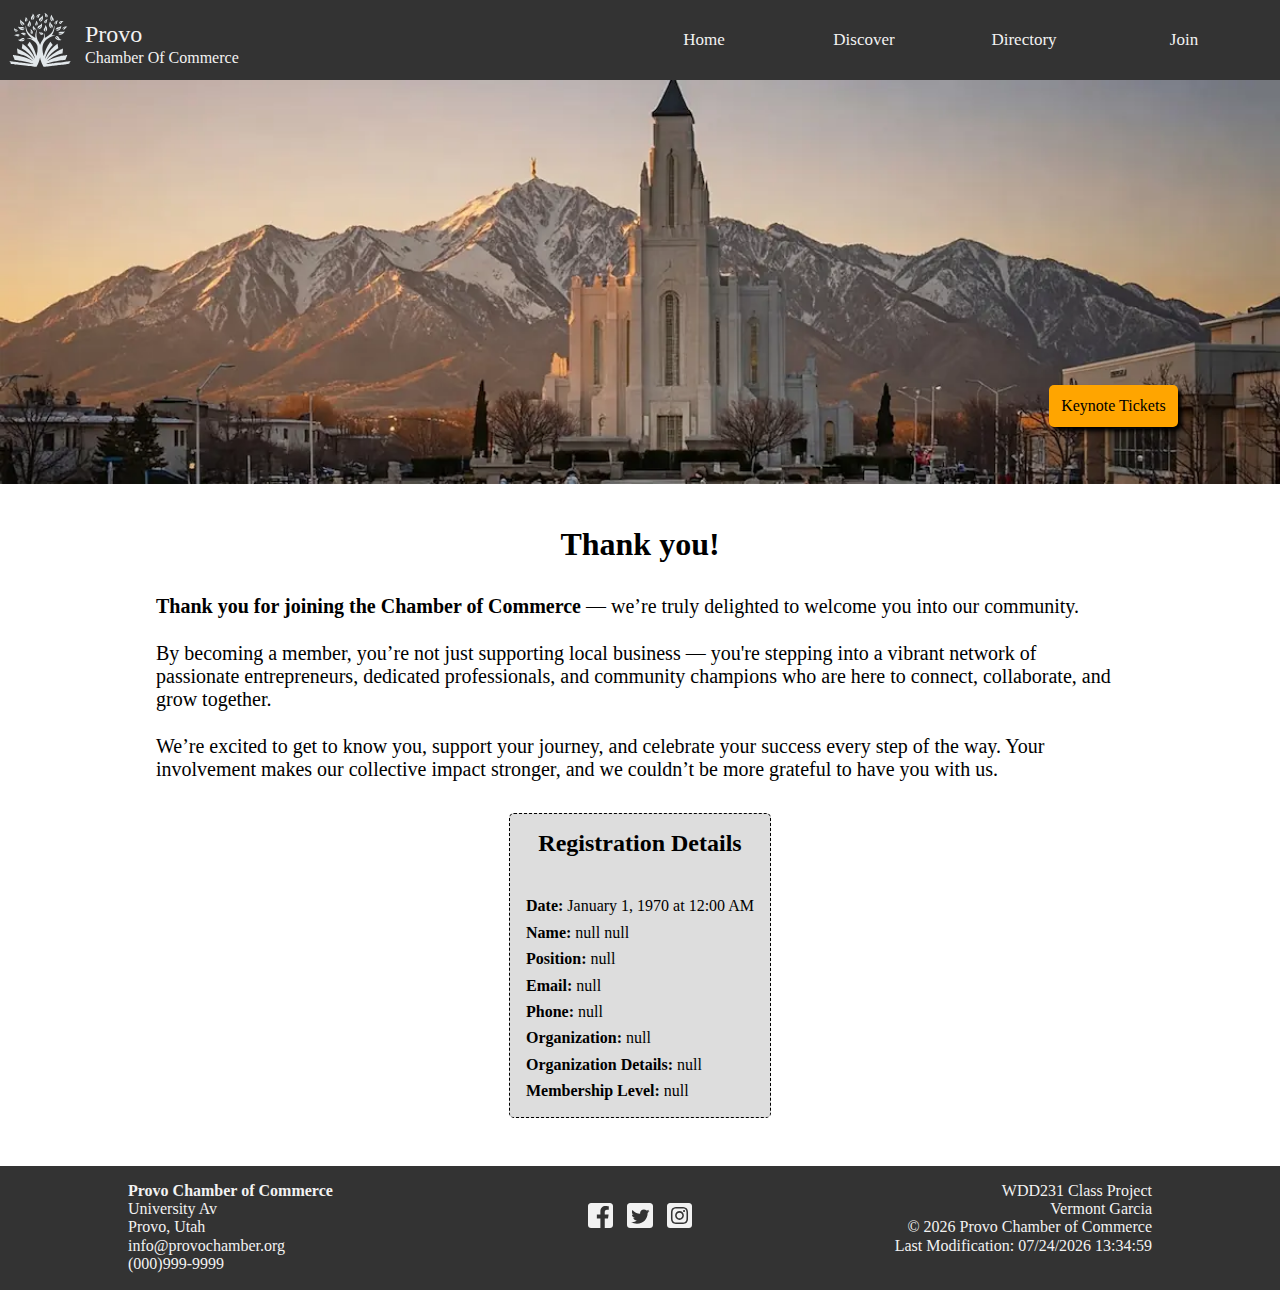
<file: chamber/thankyou.html>
<!DOCTYPE html>
<html lang="en">
  <head>
    <meta charset="UTF-8" />
    <meta name="viewport" content="width=device-width, initial-scale=1.0" />
    <title>Thank You | Provo Chamber of Commerce</title>
    <meta name="author" content="Vermont Garcia" />
    <meta
      name="description"
      content="Chamber of Commerce - WDD231 Web Frontend Development I"
    />
    <meta property="og:title" content="Provo Chamber of Commerce" />
    <meta property="og:type" content="website" />
    <meta
      property="og:description"
      content="Discover resources, events, networking, and business directories with the Provo Chamber of Commerce. Support local businesses, connect, and grow with us! #ProvoBusiness #ShopLocal"
    />
    <meta
      property="og:url"
      content="https://vermontgarcia.github.io/wdd231/chamber/directory.html"
    />
    <meta
      property="og:image"
      content="https://vermontgarcia.github.io/wdd231/chamber/images/site/hero-medium.webp"
    />
    <link
      rel="stylesheet"
      href="https://fonts.googleapis.com/icon?family=Material+Icons"
    />
    <link rel="icon" href="images/site/favicon.ico" type="image/x-icon" />
    <link rel="stylesheet" href="styles/normalize.css" />
    <link rel="stylesheet" href="styles/index.css" />
    <link rel="stylesheet" href="styles/thanyou.css" />
    <link rel="stylesheet" href="styles/large.css" />
    <script src="scripts/layout.js" type="module"></script>
    <script type="module" src="scripts/thankyou.js"></script>
  </head>
  <body>
    <header>
      <div>
        <div class="logo-container">
          <img
            src="images/site/logo.svg"
            alt="Provo Chamber of Commerce Logo"
            width="64"
            height="64"
          />
          <div class="logo-name-container">
            <p>Provo</p>
            <p>Chamber Of Commerce</p>
          </div>
        </div>
        <div class="menu-btn">
          <a id="menu-btn" role="button" class="menu-icon">
            <i id="menu-icon" class="material-icons">menu</i>
          </a>
        </div>
      </div>
      <nav class="menu" id="menu">
        <a href="index.html">Home</a>
        <a href="discover.html">Discover</a>
        <a href="directory.html">Directory</a>
        <a href="join.html">Join</a>
      </nav>
    </header>
    <main>
      <div class="hero">
        <picture>
          <source
            media="(min-width: 1000px)"
            srcset="images/site/hero-large.webp"
          />
          <source
            media="(min-width: 500px)"
            srcset="images/site/hero-medium.webp"
          />
          <img
            src="images/site/hero-small.webp"
            alt="Chamber of Commerce"
            width="500"
            height="313"
          />
        </picture>
        <div class="call-to-action">Keynote Tickets</div>
      </div>
      <!-- Thankyou Page Content -->
      <div class="thankyou">
        <section>
          <h1>Thank you!</h1>
          <div id="thankyou-container"></div>
          <div id="member-data-container">
            <h2>Registration Details</h2>
          </div>
        </section>
      </div>
      <!-- -->
    </main>
    <footer class="footer">
      <div>
        <p><strong>Provo Chamber of Commerce</strong></p>
        <p>University Av</p>
        <p>Provo, Utah</p>
        <p>info@provochamber.org</p>
        <p>(000)999-9999</p>
      </div>
      <div class="social-media">
        <a href="https://facebook.com" target="_blank">
          <img
            src="images/site/facebook.svg"
            alt="facebook-icon"
            width="32"
            height="32"
          />
        </a>
        <a href="https://twitter.com" target="_blank">
          <img
            src="images/site/twitter.svg"
            alt="twitter-icon"
            width="32"
            height="32"
          />
        </a>
        <a href="https://instagram.com" target="_blank">
          <img
            src="images/site/instagram.svg"
            alt="instagram-icon"
            width="32"
            height="32"
          />
        </a>
      </div>
      <div>
        <p>WDD231 Class Project</p>
        <p>Vermont Garcia</p>
        <p class="copyright">
          © <span id="current-year"></span> Provo Chamber of Commerce
        </p>
        <p id="last-modified"></p>
      </div>
    </footer>
  </body>
</html>
</file>
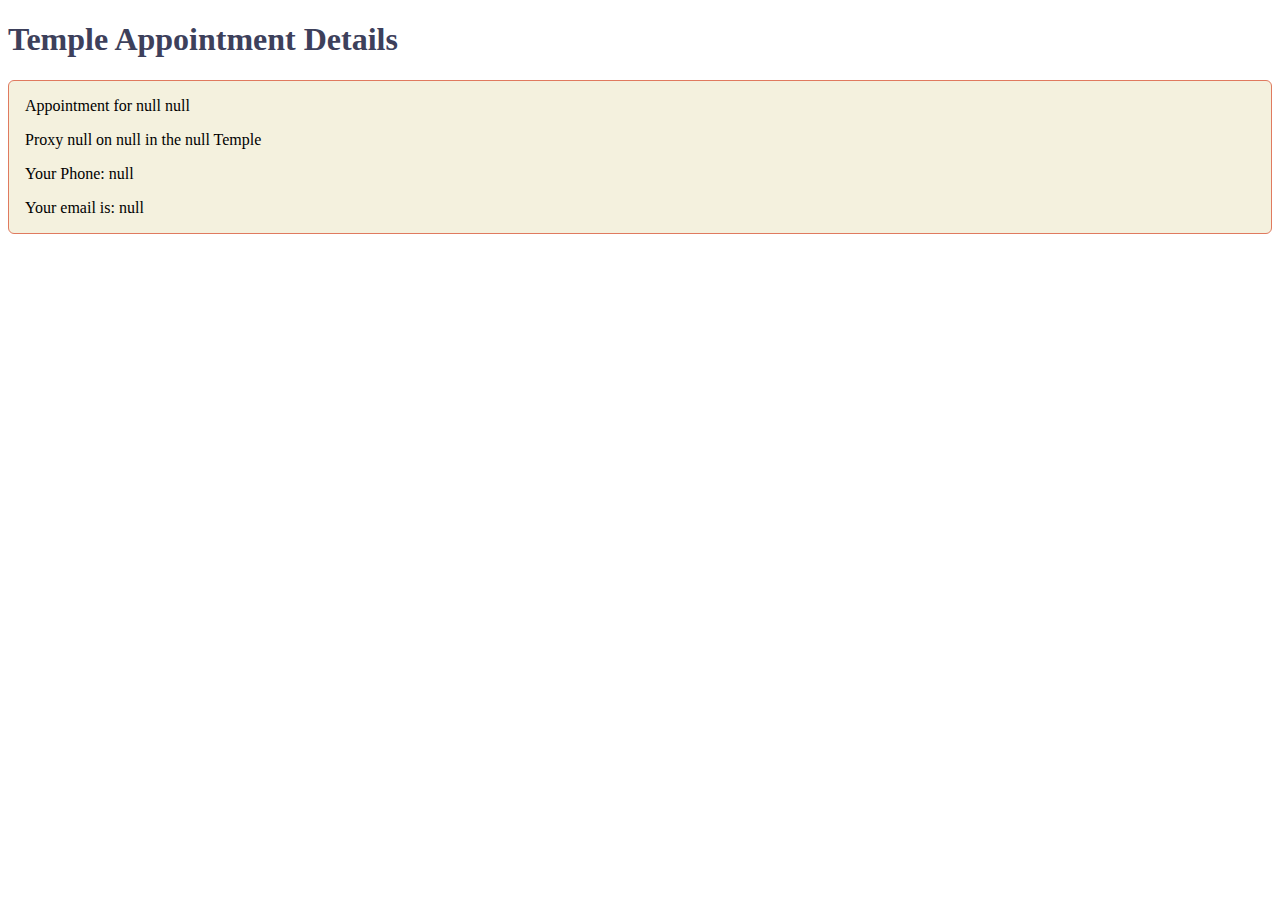
<file: forms/thanks.html>
<!DOCTYPE html>
<html lang="en">
  <head>
    <meta charset="UTF-8" />
    <meta name="viewport" content="width=device-width, initial-scale=1.0" />
    <meta name="description" content="Web Lab Start File" />
    <meta name="author" content="Paul Cheney" />
    <link rel="stylesheet" href="styles/small.css" />
    <link rel="stylesheet" href="styles/large.css" />
    <title>Web Lab Start File</title>
  </head>
  <body>
    <main>
      <h1>Temple Appointment Details</h1>
      <div id="results"></div>
    </main>
    <script src="js/scripts.js"></script>
  </body>
</html>
</file>
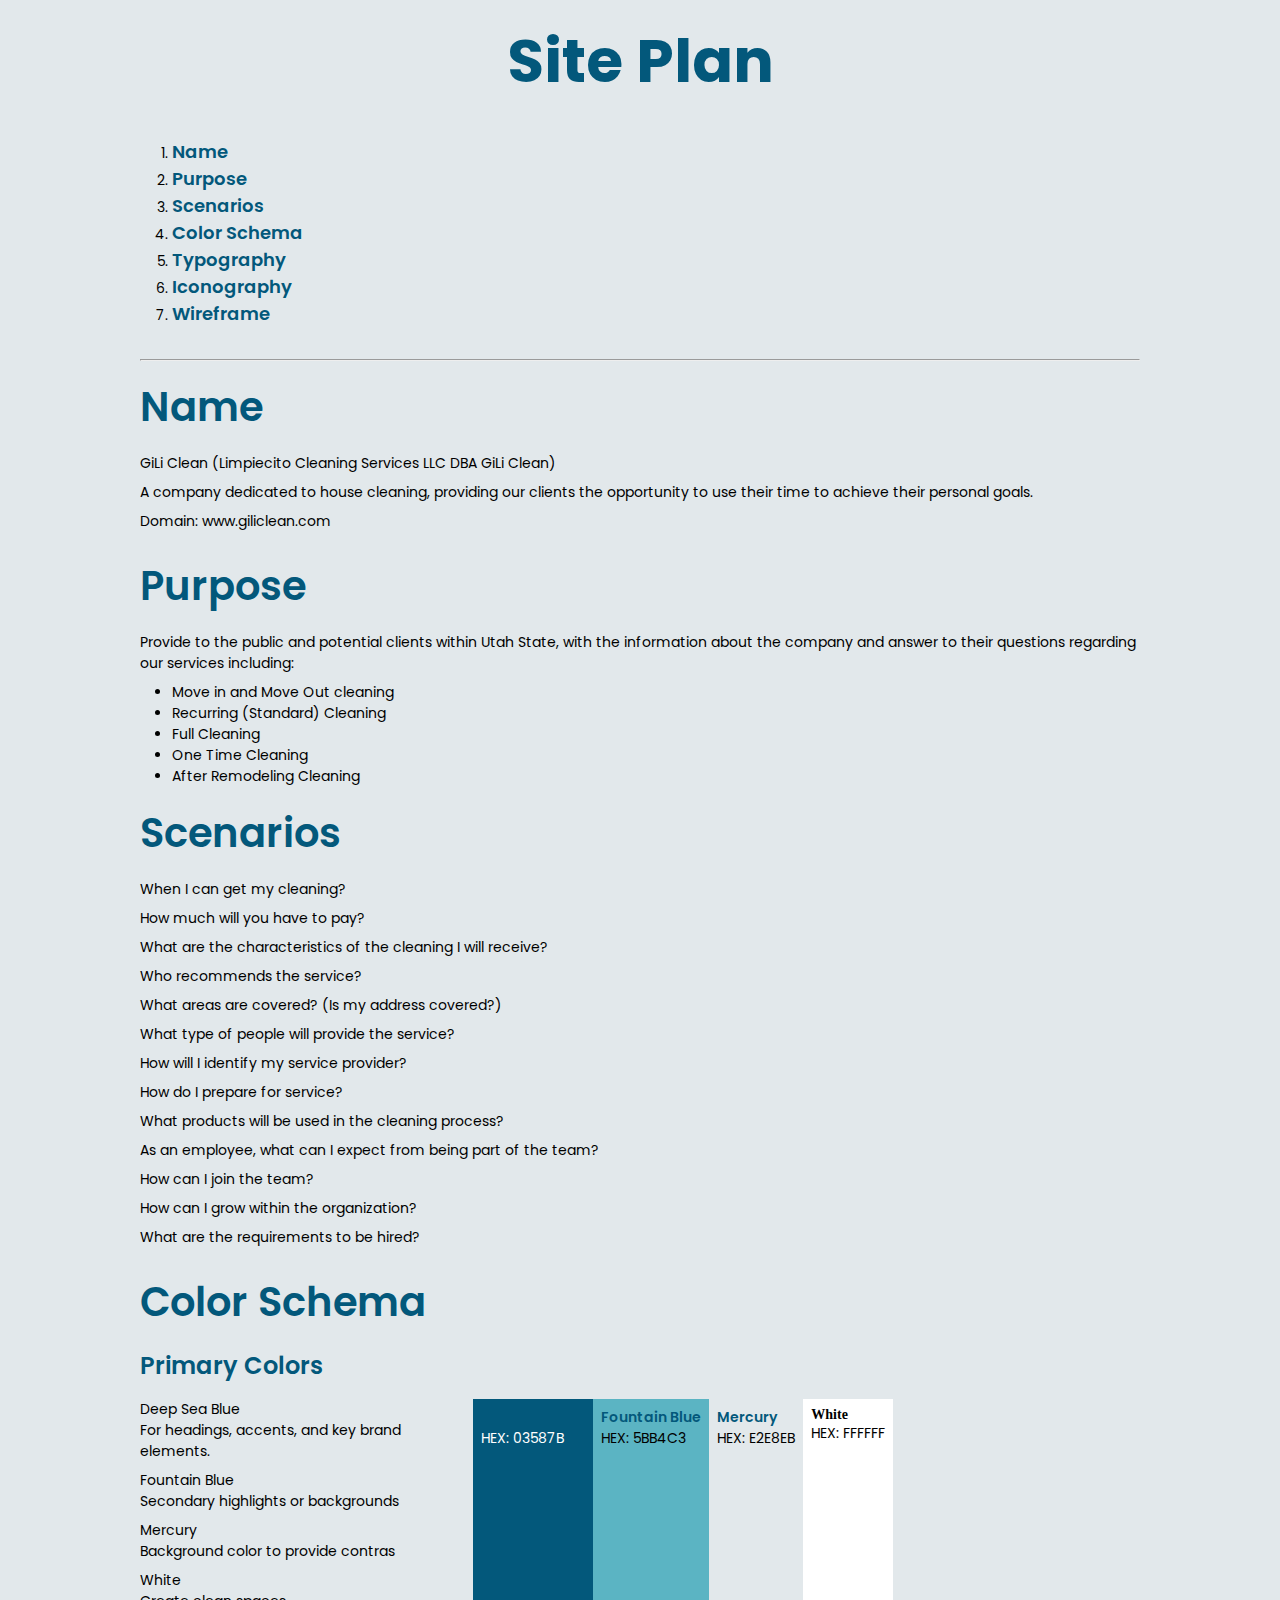
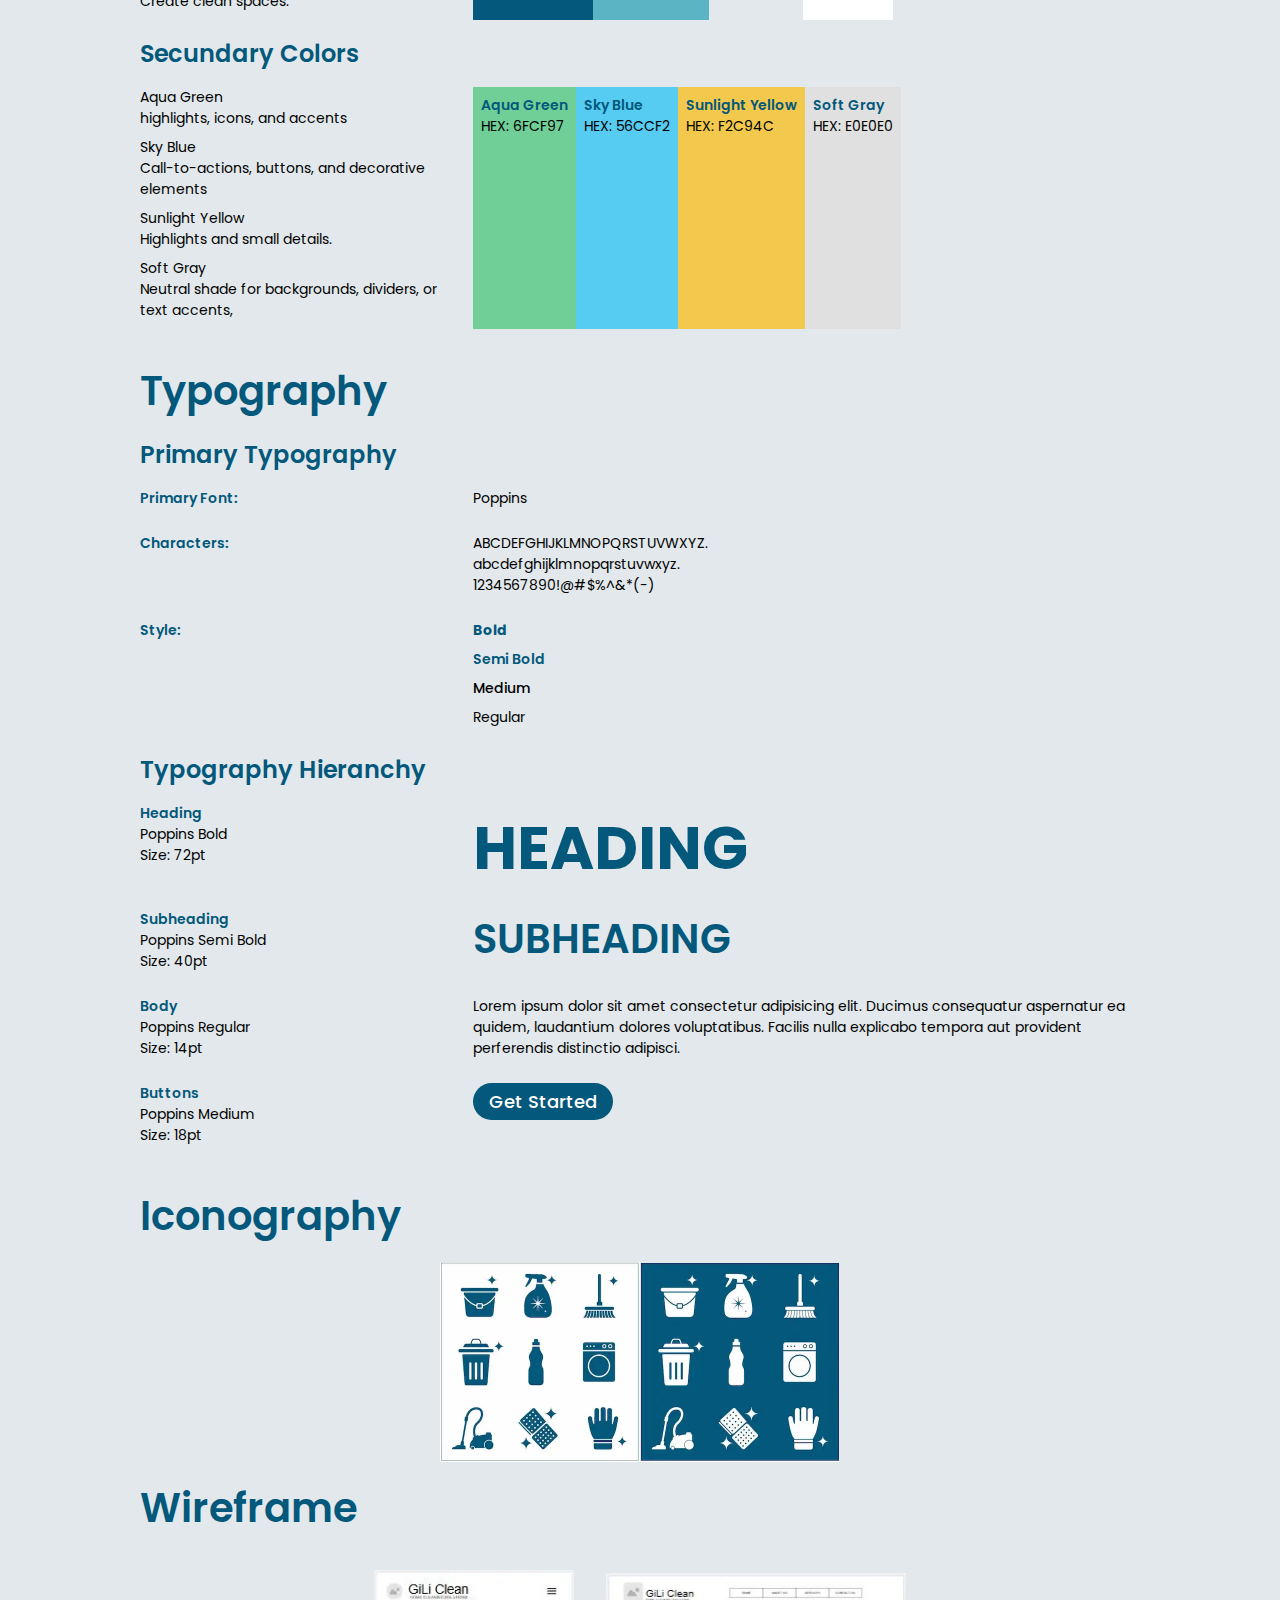
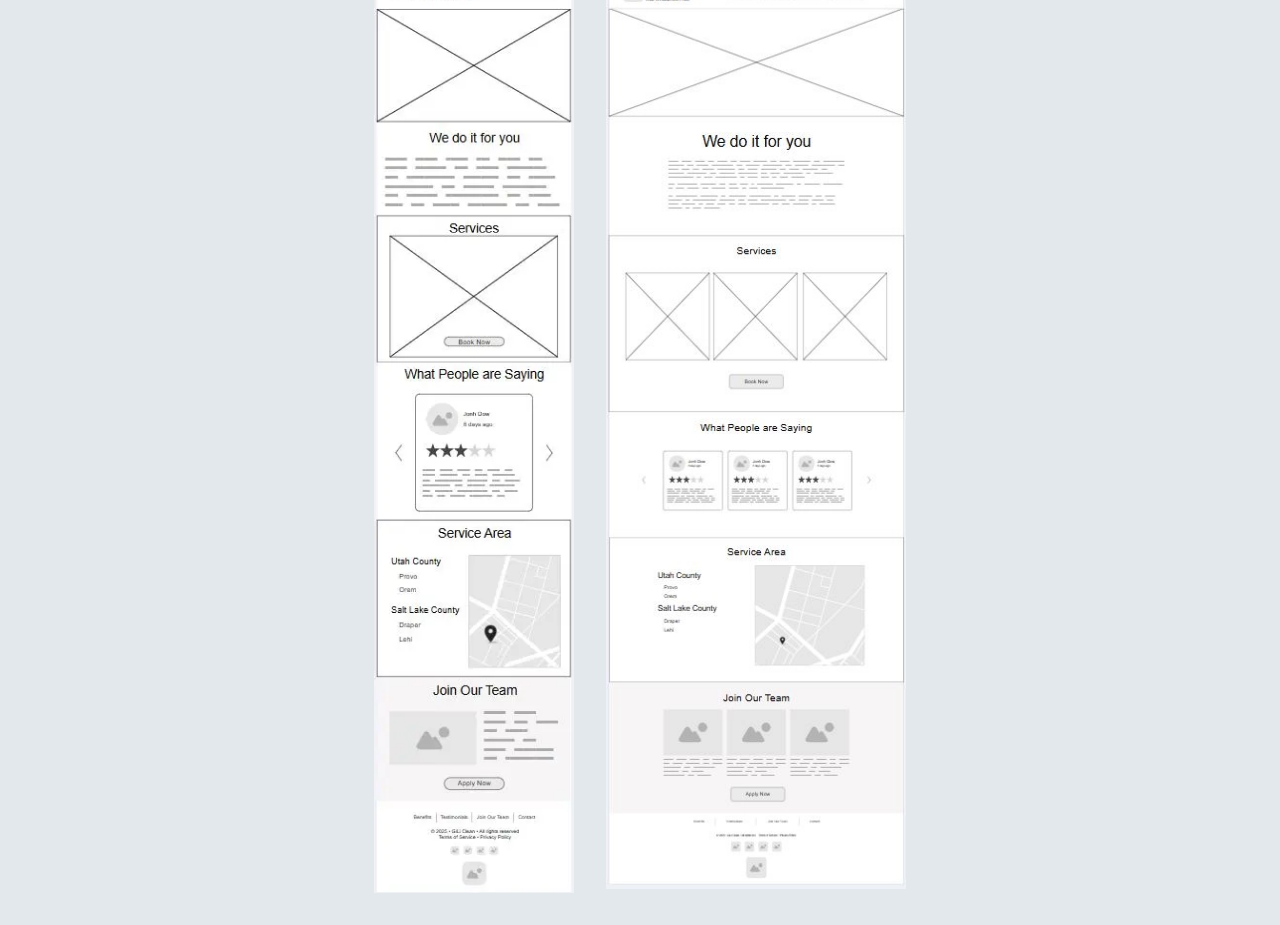
<file: project/siteplan.html>
<!DOCTYPE html>
<html lang="en">
<head>
  <meta charset="UTF-8">
  <meta name="viewport" content="width=device-width, initial-scale=1.0">
  <title>WDD231 - Site Plan</title>
  <meta name="author" content="Vermont Garcia">
  <meta name="description" content="A plan site description for WDD231 final project">
  <link rel="preconnect" href="https://fonts.googleapis.com">
  <link rel="preconnect" href="https://fonts.gstatic.com" crossorigin>
  <link href="https://fonts.googleapis.com/css2?family=Poppins:wght@400;500;600;700&display=swap" rel="stylesheet">
  <link rel="stylesheet" href="styles/siteplan.css">
</head>
<body>
  <header></header>
  <main>
    <section>
      <h1 class="poppins-bold">Site Plan</h1>
      <ol id="content-wrapper">
        <li><a class="poppins-semibold" href="#name">Name</a></li>
        <li><a class="poppins-semibold" href="#purpose">Purpose</a></li>
        <li><a class="poppins-semibold" href="#scenarios">Scenarios</a></li>
        <li><a class="poppins-semibold" href="#color-schema">Color Schema</a></li>
        <li><a class="poppins-semibold" href="#typography">Typography</a></li>
        <li><a class="poppins-semibold" href="#iconography">Iconography</a></li>
        <li><a class="poppins-semibold" href="#wireframe">Wireframe</a></li>
      </ol>
      <hr>
      <section>
        <h2 class="poppins-semibold" id="name">Name</h2>
        <p>GiLi Clean (Limpiecito Cleaning Services LLC DBA GiLi Clean)</p>
        <p>A company dedicated to house cleaning, providing our clients the opportunity to use their time to achieve their personal goals.</p>
        <p>Domain: <a href="#">www.giliclean.com</a></p>
      </section>
      <section>
        <h2 class="poppins-semibold" id="purpose">Purpose</h2>
        <p>Provide to the public and potential clients within Utah State, with the information about the company and answer to their questions regarding our services including:</p>
        <ul id="services-wrapper">
          <li>Move in and Move Out cleaning</li>
          <li>Recurring (Standard) Cleaning</li>
          <li>Full Cleaning</li>
          <li>One Time Cleaning</li>
          <li>After Remodeling Cleaning</li>
        </ul>
      </section>
      <section>
        <h2 class="poppins-semibold" id="scenarios">Scenarios</h2>
        <p>When I can get my cleaning?</p>
        <p>How much will you have to pay?</p>
        <p>What are the characteristics of the cleaning I will receive?</p>
        <p>Who recommends the service?</p>
        <p>What areas are covered? (Is my address covered?)</p>
        <p>What type of people will provide the service?</p>
        <p>How will I identify my service provider?</p>
        <p>How do I prepare for service?</p>
        <p>What products will be used in the cleaning process?</p>
        <p>As an employee, what can I expect from being part of the team?</p>
        <p>How can I join the team?</p>
        <p>How can I grow within the organization?</p>
        <p>What are the requirements to be hired?</p>
      </section>
      <section>
        <h2 class="poppins-semibold" id="color-schema">Color Schema</h2>
        <h3 class="poppins-semibold">Primary Colors</h3>
        <div class="color-schema-container">
          <div class="color-details">
            <p>Deep Sea Blue<br>For headings, accents, and key brand elements.</p>
            <p>Fountain Blue<br>Secondary highlights or backgrounds</p>
            <p>Mercury<br>Background color to provide contras</p>
            <p>White<br>Create clean spaces.</p>
          </div>
          <div class="color-pantone">
            <div class="deep-sea-blue">
              <h4 class="poppins-semibold">Deep Sea Blue</h4>
              <p>HEX: 03587B</p>
            </div>
            <div class="fountain-blue">
              <h4 class="poppins-semibold">Fountain Blue</h4>
              <p>HEX: 5BB4C3</p>
            </div>
            <div class="mercury">
              <h4 class="poppins-semibold">Mercury</h4>
              <p>HEX: E2E8EB</p>
            </div>
            <div class="white">
              <h4 >White</h4>
              <p>HEX: FFFFFF</p>
            </div>
          </div>
        </div>
        <h3 class="poppins-semibold">Secundary Colors</h3>
        <div class="color-schema-container">
          <div class="color-details">
            <p>Aqua Green<br>highlights, icons, and accents</p>
            <p>Sky Blue<br>Call-to-actions, buttons, and decorative elements</p>
            <p>Sunlight Yellow<br>Highlights and small details.</p>
            <p>Soft Gray<br>Neutral shade for backgrounds, dividers, or text accents,</p>
          </div>
          <div class="color-pantone">
            <div class="aqua-green">
              <h4 class="poppins-semibold">Aqua Green</h4>
              <p>HEX: 6FCF97</p>
            </div>
            <div class="sky-blue">
              <h4 class="poppins-semibold">Sky Blue</h4>
              <p>HEX: 56CCF2</p>
            </div>
            <div class="sunlight-yellow">
              <h4 class="poppins-semibold">Sunlight Yellow</h4>
              <p>HEX: F2C94C</p>
            </div>
            <div class="soft-gray">
              <h4 class="poppins-semibold">Soft Gray</h4>
              <p>HEX: E0E0E0</p>
            </div>
          </div>
        </div>
      </section>
      <section>
        <h2 class="poppins-semibold" id="typography">Typography</h2>
        <div>
          <h3 class="poppins-semibold">Primary Typography</h3>
          <div class="typography-row">
            <h4 class="poppins-semibold">Primary Font:</h4>
            <p>Poppins</p>
          </div>
          <div class="typography-row">
            <h4 class="poppins-semibold">Characters:</h4>
            <p>ABCDEFGHIJKLMNOPQRSTUVWXYZ.<br>abcdefghijklmnopqrstuvwxyz.<br>1234567890!@#$%^&*(-)</p>
          </div>
          <div class="typography-row">
            <h4 class="poppins-semibold">Style:</h4>
            <div>
              <p class="poppins-bold">Bold</p>
              <p class="poppins-semibold">Semi Bold</p>
              <p class="poppins-medium">Medium</p>
              <p class="poppins-regular">Regular</p>
            </div>
          </div>
        </div>
        <div>
          <h3 class="poppins-semibold">Typography Hieranchy</h3>
          <div class="typography-row">
            <div>
              <h4 class="poppins-semibold">Heading</h4>
              <p>Poppins Bold<br>Size: 72pt</p>
            </div>
            <div class="poppins-bold heading-size">HEADING</div>
          </div>
          <div class="typography-row">
            <div>
              <h4 class="poppins-semibold">Subheading</h4>
              <p>Poppins Semi Bold<br>Size: 40pt</p>
            </div>
            <div class="poppins-semibold sub-heading-size">SUBHEADING</div>
          </div>
          <div class="typography-row">
            <div>
              <h4 class="poppins-semibold">Body</h4>
              <p>Poppins Regular<br>Size: 14pt</p>
            </div>
            <div class="poppins-regular">Lorem ipsum dolor sit amet consectetur adipisicing elit. Ducimus consequatur aspernatur ea quidem, laudantium dolores voluptatibus. Facilis nulla explicabo tempora aut provident perferendis distinctio adipisci.</div>
          </div>
          <div class="typography-row">
            <div>
              <h4 class="poppins-semibold">Buttons</h4>
              <p>Poppins Medium<br>Size: 18pt</p>
            </div>
            <div class="poppins-medium button-size button">Get Started</div>
          </div>
        </div>
      </section>
      <section>
        <h2 class="poppins-semibold" id="iconography">Iconography</h2>
        <div class="iconography-wrapper">
          <img src="images/dark-icons.webp" alt="Dark Icons" width="200" height="200">
          <img src="images/light-icons.webp" alt="Light Icons" width="200" height="200">
        </div>
      </section>
      <section>
        <h2 class="poppins-semibold" id="wireframe">Wireframe</h2>
        <div class="wireframe-container">
          <img src="images/Wireframe.webp" alt="site wireframe" width="200" >
          <img src="images/WireframeWide.webp" alt="site wireframe" width="300" >
        </div>
      </section>
    </section>
  </main>
  <footer></footer>
</body>
</html>
</file>
<file: styles/index.css>
/* Site Styles - Mobile First*/

:root {
  --background-color: #9B9ECE;
  --background-color-menu: #0C0A3E;
  --background-color-ligth: #595758;
  --background-color-pending: #E4E4E4;
  --background-button: #A3A380;
  --text-color-ligth: #F2F2F2;
  --box-shadow-ligth: #f5f5f5;
}

* {
  padding: 0;
  margin: 0;
  box-sizing: border-box;
}

.font-light {
  font-family: "Almarai", sans-serif;
  font-weight: 300;
  font-style: normal;
}

.font-regular {
  font-family: "Almarai", sans-serif;
  font-weight: 400;
  font-style: normal;
}

.font-bold {
  font-family: "Almarai", sans-serif;
  font-weight: 700;
  font-style: normal;
}


/* Header */

header div {
display: flex;
padding: 1rem;
align-items: center;
justify-content: center;
background-color: var(--background-color);
}

header div img {
  width: 50px;
  height: 50px;
  border-radius: 25%;
  box-shadow: 1px 1px 4px var(--box-shadow-ligth);
  margin-right: 1rem;
}

header span {
  font-size: 2rem;
  margin: 0;
  color: var(--background-color-menu);
}

/* Menu  */
.menu {
  overflow: hidden;
  background-color: var(--background-color-menu);
  display: flex;
  justify-content: flex-end;
}

.menu a {
  float: left;
  display: block;
  color: var(--text-color-ligth);
  text-align: center;
  padding: 14px 16px;
  text-decoration: none;
  font-size: 17px;
  width: 100%;
}

.menu a:hover {
  background-color: var(--background-color-ligth);
}

.menu a.active {
  background-color: var(--background-color-ligth);
}

.menu .menu-icon {
  display: none;
}

@media screen and (max-width: 600px) {
  .menu a {display: none;}
  .menu a.menu-icon {
    float: right;
    display: block;
  }
  .menu a{
    width: unset;
  }
}

@media screen and (max-width: 600px) {
  .menu.menu-open {position: relative;}
  .menu.menu-open .menu-icon {
    position: absolute;
    right: 0;
    top: 0;
  }
  .menu.menu-open a {
    float: none;
    display: block;
    text-align: left;
    width: unset;
  }
  .menu.menu.menu-open a:first-child {
    margin-top: 3rem;
  }
  .menu.menu-open {
    flex-direction: column;
  }
}

/* Main */

h1 {
  text-align: center;
}

main {
  max-width: 1000px;
  margin: 0 auto;
  display: grid;
  grid-template-columns: 1fr;
  padding: 2rem;
}

.card {
  margin: 1rem;
  border-radius: 5px;
  border: 1px solid var(--background-color-ligth);
}

.card .card-content {
  padding: 2rem;
  display: flex;
  flex-direction: column;
}


.card h2 {
  margin-top: 0;
  background-color: var(--background-color-menu);
  padding: 0.5rem;
  border-radius: 5px 5px 0 0;
  text-align: center;
  color: var(--text-color-ligth);
}

.card li {
  font-size: 1rem;
  margin-left: 2rem;
}

.card img {
  border-radius: 5px;
  width: 100%;
  height: auto;
}

.card .card-content p {
  text-align: center;
}

.button-container {
  display: flex;
  justify-content: space-around;
  margin-bottom: 1rem;
}

.button-container button {
  background-color: var(--background-button);
  width: 30%;
  padding: 0.5rem;
  border-radius: 5px;
  cursor: pointer;
}

.certificate-courses {
  display: grid;
  grid-template-columns: 1fr;
}

.certificate-courses div {
  padding: 0.5rem;
  border: 1px solid var(--background-color-ligth);
  margin-top: 1rem;
  text-align: center;
  border-radius: 5px;
  cursor: pointer;
}

.certificate-courses div.completed {
  background-color: var(--background-color);
}

.certificate-courses div.current {
  background-color: var(--background-color-pending);
}

/* Modal */
dialog {
  width: 90%;
  max-width: 600px;
  border: 1px solid rgba(0, 0, 0, 0.1);
  border-radius: 5px;
  background-color: whitesmoke;
  box-shadow: 0 0 3rem #777;
  /* Center in View */
  top: 50%;
  left: 50%;
  -webkit-transform: translateX(-50%) translateY(-50%);
  -moz-transform: translateX(-50%) translateY(-50%);
  -ms-transform: translateX(-50%) translateY(-50%);
  transform: translateX(-50%) translateY(-50%);
}

dialog > div {
  padding: 1rem;
  /* Space Between Elements  */
  display: flex;
  flex-direction: column;
  gap: 0.5rem;
}

::backdrop {
  background-color: rgb(0 0 0 / 0.5);
}

dialog button {
  position: absolute;
  top: 8px;
  right: 8px;
  padding: 0.25rem 0.5rem;
  border: 1px solid rgba(0, 0, 0, 0.1);
  cursor: pointer;
}

/* Footer */
footer {
  background-color: var(--background-color);
  padding: 1rem;
  display: flex;
  flex-direction: column;
  align-items: center;
  justify-content: center;
  color: var(--background-color-menu);
}

footer p {
  margin: 0;
}
</file>
<file: styles/large.css>
@media screen and (min-width: 500px) {
  main {
    display: grid;
    grid-template-columns: 1.5fr 1fr;
  }

  main h1 {
    grid-column: 1/3;
  }

  main .certificate {
    grid-column: 1/3;
  }

  .certificate-courses {
    grid-template-columns: 1fr 1fr;
  }

  .certificate-courses div {
    margin: 1rem 0.5rem 0;
  }

  .card li {
    font-size: 1.3rem;
  }
 
}

@media screen and (min-width: 800px) {
  header div img {
    width: 100px;
    height: 100px;
    margin-right: 2rem;
  }

  header div p {
    font-size: 3rem;
  }

  .certificate-courses {
    grid-template-columns: 1fr 1fr 1fr;
  }
}
</file>
<file: chamber/styles/index.css>
/* Site Styles - Mobile First*/
* {
  margin: 0;
  padding: 0;
  box-sizing: border-box;
  list-style: none;
}

:root {
  --background-color-dark: #333;
  --background-color-light: #DDD;
  --text-color-dark: #000;
  --text-color-light: #F2F2F2;
  /* colors for svg */
  --svg-primary: invert(100%) sepia(0%) saturate(232%) hue-rotate(50deg) brightness(113%) contrast(90%);
  --svg-accent-2: invert(36%) sepia(6%) saturate(3647%) hue-rotate(130deg) brightness(101%) contrast(80%);
  /* Form */
  --not-valid: #990000;
  --valid: #008000;
  --required-asterisc: #990000;
  --field-background: #E2E8EB;
  --form-labels: #000000;
  --submit-button: #E2E8EB;
  }

:root {
  /* Variables Declaration */
  --text-color: #000000;
  /* Primary Colors */
  --deep-sea-blue: #03587B;
  --fountain-blue: #5BB4C3;
  --mercury: #E2E8EB;
  --white: #FFFFFF;
  /* Secondary Colors */
  --aqua-green: #6FCF97;
  --sky-blue: #56CCF2;
  --sunlight-yellow: #F2C94C;
  --soft-grey: #E0E0E0;
  /* Reviews */
  --stars: #FFA500;
  /* Form */
  --required-asterisc: #990000;
  /* Font Sizes */
  --headding: 40px;
  --sub-headding: 35px;
  --title: 24px;
  --label: 18px;
  --body: 14px;
  --button: 18px;
  --copyrigth: 10px;
  --copyrigth-small: 10px;
  --ham-menu: 60px;
  --ham-menu-show: 40px;
}

body {
  display: flex;
  flex-direction: column;
}

main {
  height: 100%;
  display: flex;
  flex-direction: column;
}

/* Hero */
.hero picture img {
  width: 100%;
  height: auto;
}

.hero {
  display: grid;
  grid-template-columns: 1fr;
}

.hero picture {
  grid-column: 1/2;
  grid-row: 1/2;
}

.call-to-action {
  grid-column: 1/2;
  grid-row: 1/2;
  align-self: flex-end;
  justify-self: end;
  background-color: orange;
  padding: 0.75rem;
  border-radius: 5px;
  cursor: pointer;
  box-shadow: 4px 4px 4px rgba(0, 0, 0, 1);
  position: relative;
  bottom: 15%;
  right: 8%;
}


a {
  text-decoration: none;
}

/* Header */
header {
  background-color: var(--background-color-dark);
}

header>div {
  display: flex;
  flex-direction: row;
  justify-content: space-between;
}

.logo-container {
  display: flex;
  margin: 0.5rem;
}

.logo-name-container {
  display: flex;
  flex-direction: column;
  justify-content: flex-end;
  margin-left: 0.5rem;
  color: var(--text-color-light);
  padding: 5px;
}

.logo-name-container p:first-child {
  font-size: 1.5rem;
}

.menu-btn {
  color: var(--text-color-light);
}

/* Menu  */
.menu {
  overflow: hidden;
  background-color: var(--background-color-dark);
  display: flex;
  justify-content: flex-end;
  height: 0;
  transition: height 200ms ease-out;
}

.menu a {
  float: left;
  display: block;
  color: var(--text-color-light);
  text-align: center;
  padding: 14px 16px;
  font-size: 17px;
  width: 100%;
}

.menu a:hover,
.menu-btn a:hover {
  background-color: var(--background-color-light);
  color: var(--text-color-dark);
  cursor: pointer;
}

.menu a.active {
  background-color: var(--background-color-light);
  color: var(--text-color-dark);
}

.menu-btn .menu-icon {
  display: none;
  padding: 0.3rem 0.5rem;
  margin: 0.5rem;
}

@media screen and (max-width: 600px) {
  .menu-btn a.menu-icon {
    float: right;
    display: block;
  }
  .menu a{
    display: none;
    width: unset;
  }
  .menu.menu-open a {
    float: none;
    display: block;
    text-align: left;
    width: unset;
  }
  .menu.menu-open {
    flex-direction: column;
    opacity: 1;
    height: 12rem;
    transition: height 500ms ease-out, opacity 400ms ease-out;
  }
}

.thankyou section,
.discover section {
  padding: 1rem;
}

/* Footer */
footer {
  background-color: var(--background-color-dark);
  padding: 1rem;
  display: flex;
  flex-direction: column;
  color: var(--text-color-light);
}

footer img {
  height: 2.2rem;
  width: 2.2rem;
  padding: 0 5px;
  filter: var(--svg-primary);
}

footer img:hover {
  filter: var(--svg-accent-2);
}

footer .social-media {
  margin: 1rem 0;
}
</file>
<file: chamber/styles/home.css>
h1 {
  margin: 0 1rem;
}

section {
  padding: 1rem;
  display: grid;
  grid-template-columns: 1fr;
  gap: 1rem;
}

.card-container {
  background-color: var(--background-color-light);
  min-height: 5rem;
}

.card-container h2 {
  background-color: var(--background-color-dark);
  color: var(--text-color-light);
  padding: 0.25rem .5rem;
}

#business-card-container {
  display: grid;
  grid-template-columns: 1fr;
  gap: 1rem;
}

.business-card {
  /* height: 5rem; */
  background-color: var(--background-color-light);
  border-radius: 10px;
}

.business-card-header {
  text-align: center;
}

.business-card-content {
  display: grid;
  grid-template-columns: 1fr 2fr;
  gap: 0.5rem;
  padding: 0.5rem;
}

.business-card-content img {
  width: 100px;
  height: auto;
  place-self: center;
}

.business-card-content div {
  display: flex;
  flex-direction: column;
  gap: 0.5rem;
}

.card-content {
  padding: 1rem;
}

#events-container {
  max-height: 17rem;
  overflow-y: auto;
}

/* Events */

.event-item .event-data {
  display: flex;
  flex-direction: row;
  gap: 0.5rem;
}

#events-container .event-item {
  padding: 0.25rem 1rem;
}

#events-container .event-item:nth-child(odd) {
  background-color: var(--text-color-light);
  border-radius: 5px;
}

/* Weather Card */

.card-weather {
  display: grid;
  grid-template-columns: 1fr 1.25fr;
}

.card-weather .weather-image {
  display: flex;
  flex-direction: column;
  justify-content: flex-start;
  align-items: center;
}

/* Weather Skeleton */

.skeleton {
  animation: skeleton-loading 1s linear infinite alternate;
  display: block;
}

@keyframes skeleton-loading {
  0% {
    background-color: #d8dde0;
  }

  100% {
    background-color: #c6cdd2;
  }
}

.skeleton-text {
  height: 0.7rem;
  margin-bottom: 0.5rem;
  border-radius: 0.25rem;
}

.skeleton-1 {
  width: 4rem;
}

.skeleton-2 {
  width: 5rem;
}

.skeleton-3 {
  width: 7rem;
}

.skeleton-text__body {
  width: 75%;
}

.weather-body li, .weather-image div {
  list-style: none;
  display: flex;
  grid-template-columns: 1fr;
}

.card-weather .weather-image div, .weather-image span {
  font-size: 1.5rem;
  height: 1.5rem;
}

.forecast-body {
  display: flex;
  flex-direction: row;
  gap: 0.5rem;
  justify-content: space-around;
  align-items: center;
}
</file>
<file: chamber/styles/large.css>
@media screen and (min-width: 600px) {
  #directory-container {
    grid-template-columns: 1fr 1fr;
  }

  #directory-container.list .business-card {
    display: flex;
    flex-direction: row;
    gap: 0.5rem;
    padding: 0.5rem;
    flex-wrap: wrap;
  }

  .menu {
    height: 3rem;
  }

  section {
    grid-template-columns: 1fr 1fr;
  }

  #events-container {
    grid-column: 1/3;
  }

  #business-card-container {
    grid-column: 1/3;
    grid-template-columns: 1fr 1fr;
  }

  .join-us-main {
    grid-template-columns: 1fr 1fr;
  }

  .membership-section {
    background-color: var(--white);
  }

  .interest-card {
    border: 1px solid var(--background-color-light);
    border-radius: 5px;
    display: grid;
    grid-template-columns: 1.5fr 1fr;
    grid-template-areas:
      "name name"
      "photo description"
      "photo location"
      "photo action";
  }

  .interest-card img {
    height: 100%;
    object-fit: cover;
  }
}

@media screen and (min-width: 1200px) {
  header {
    display: flex;
    flex-direction: row;
    justify-content: space-between;
    align-items: center;
  }

  header nav {
    margin-right: 1rem;
  }

  header .menu a {
    width: 10rem;
  }

  #directory-container {
    grid-template-columns: 1fr 1fr 1fr;
    max-width: 1000px;
    margin: 0 auto;
  }

  footer {
    display: grid;
    grid-template-columns: 1fr 1fr 1fr;
    padding: 1rem 10%;
  }
  
  footer .social-media {
    text-align: center;
  }

  footer div:last-child {
    text-align: right;
  }

  section {
    grid-template-columns: 2fr 1fr 1.5fr;
  }

  #events-container {
    grid-column: 1/2;
  }
  
  #business-card-container {
    grid-column: 1/4;
    grid-template-columns: 1fr 1fr 1fr;
  }

  .join-us-main {
    max-width: 1000px;
    margin: 0 auto;
  }

  #discover-container {
    grid-template-columns: 1fr 1fr;
  }
}

@media screen and (min-width: 1900px){
  #directory-container {
    grid-template-columns: 1fr 1fr 1fr 1fr;
    max-width: 1600px;
  }

  #directory-container.list {
    max-width: 1000px;
  }

  .join-us-main {
    max-width: 1600px;
    margin: 0 auto;
  }
}
</file>
<file: forms/styles/small.css>
*{box-sizing: border-box;}
html {
  -webkit-text-size-adjust: 100%; 
  -ms-text-size-adjust: 100%;
}

h1 {
  color: #3D405B;
}

form {
    margin: 1rem 2%;
  
    label {
      display: block;
      font-size: .8rem;
      color: purple;
      padding-top: .2rem;
    }
    h3 {
      font-size: .9rem;
      color: #E07A5F;
      margin: 1.5rem 0 .2rem 0;
      border-bottom: 1px solid #eee;
    }
  
    input[type=text],
    input[type=tel],
    input[type=date],
    input[type=email],
    select {
      display: block;
      margin: .1rem 0 1rem 0 ;
      padding: .3rem;
      border: 1px solid #999;
      border-radius: 4px;
      border-left-width: 5px;
      border-left-color:#555;
      font-size: 1rem;
      color: #3D405B;
      width: 250px;
    }
  
    input:required {border-left-color: #d70000;}
    input:focus {border-left-color: black; outline:none;}
    input:required:valid{border-left-color: green;}
  
    input[type=submit] {
      border: none;
      text-align: center;
      background-color: #3D405B;
      color: white;
      border-radius: 1rem;
      padding: .75rem 1.5rem;
      margin: 2rem 0;
      font-size: 1.2rem;
      -webkit-appearance: none;
      appearance: none;
    }
  }
  input:-webkit-autofill{
    -webkit-text-fill-color: #3D405B;
  }
  
  #results {
    background-color: #F4F1DE;
    padding: 0 1rem;
    border: 1px solid #E07A5F;
    border-radius: 6px;
  }
</file>
<file: forms/styles/large.css>
@media only screen and (min-width: 38rem) {


} /*end media query*/
</file>
<file: chamber/styles/directory.css>
/* Directory Page */
h1 {
  text-align: center;
}

main section .icon-btn i {
  font-size: 2.5rem;
  margin: 0.25rem;
  padding: 0.25rem;
  border-radius: 5px;
  cursor: pointer;
}

main section .icon-btn i:hover {
  color: var(--text-color-light);
  background-color: var(--background-color-dark);
}

main section .icon-btn i.selected {
  background-color: var(--background-color-light);
}

main section .icon-btn i.selected:hover {
  background-color: var(--background-color-dark);
}

main section>div {
  display: flex;
  flex-direction: column;
  justify-content: center;
  align-items: center;
}

/* Grid View */
#directory-container {
  display: grid;
  grid-template-columns: 1fr;
  padding: 1rem;
  gap: 1rem;
}

#directory-container.grid .business-card {
  margin: 0.5rem 0;
  padding: 1rem;
  border: 1px solid var(--background-color-light);
  border-radius: 5px;
  box-shadow: 5px 5px 5px rgba(0, 0, 0, 0.2);
  width: 100%;
}

#directory-container.grid .business-card:hover {
  cursor: pointer;
  box-shadow: 15px 15px 15px rgba(0, 0, 0, 0.5);
}

#directory-container.grid .business-card .logo-container {
  display: flex;
  justify-content: center;
  align-items: center;
  height: 150px;
}

#directory-container.grid .business-card img {
  width: 150px;
  height: auto;
}

/* list */
#directory-container.list {
  display: block;
}

#directory-container.list .business-card {
  display: flex;
  flex-direction: column;
  padding: 0.5rem;
}

#directory-container.list .business-card .logo-container {
  display: none;
}

#directory-container.list .event-item:nth-child(odd) {
  background-color: var(--background-color-light);
}
</file>
<file: chamber/styles/discover.css>
h1 {
  text-align: center;
}

#discover-container {
  display: grid;
  grid-template-columns: 1fr;
  gap: 1rem;
}

.interest-card {
  border: 1px solid var(--background-color-light);
  border-radius: 5px;
  display: grid;
  overflow: hidden;
  grid-template-areas: 
  "name" 
  "photo"
  "description"
  "location"
  "action";
}

.interest-card:hover {
  box-shadow: 1px 1px 4px var(--background-color-dark);
}

.interest-card h2 {
  padding: 0.5rem;
  text-align: center;
  grid-area: name;
  height: fit-content;
}

.interest-card img {
  width: 100%;
  height: auto;
}

.interest-card figure {
  grid-area: photo;
}

.interest-card address{
  grid-area: location;
}

.interest-card p {
  grid-area: description;
}

.interest-card div,
.interest-card address,
.interest-card p {
  padding: 1rem;
}

.interest-card div {
  display: flex;
  flex-direction: row;
  justify-content: center;
  align-items: center;
  margin-bottom: 1rem;
  grid-area: action;
}

.interest-card button {
  background-color: var(--background-color-dark);
  color: var(--submit-button);
  padding: 0.75rem;
  border-radius: 5px;
  box-shadow: 1px 1px 4px var(--background-color-dark);
  cursor: pointer;
}
</file>
<file: chamber/styles/join.css>
.join-us-main {
  display: grid;
  grid-template-columns: 1fr;
  width: 100%;
}

h1 {
  margin: 1rem;
  text-align: center;
}
/* Form Styling */
form {
  padding: 1rem;
  max-width: 550px;
  width: 100%;
  margin: 0 auto 1rem;
  border-radius: 5px;
}

form fieldset {
  border: none;
}

form label,
form legend,
form div {
  display: block;
  color: var(--deep-sea-blue);
  font-size: 0.9rem;
  color: var(--form-labels);
  font-weight: 600;
  padding: 0.5rem 0;
}

form legend label {
  margin-left: 1rem;
}

form legend {
  margin-bottom: -1.5rem;
}

form input[type="text"],
form input[type="email"],
form input[type="tel"],
form select,
form textarea {
  background-color: var(--field-background);
  display: block;
  width: 100%;
  padding: 0.7rem;
  border-radius: 5px;
  border: none;
}

form input[type="radio"] {
  margin-right: 6px;
  accent-color: var(--background-color-dark);
}

form input[type="submit"] {
  border: none;
  background-color: var(--background-color-dark);
  border-radius: 5px;
  padding: 0.8rem;
  box-shadow: 1px 1px 4px var(--background-color-dark);
  font-weight: 600;
  cursor: pointer;
  color: var(--submit-button);
}

form select:required,
form textarea:required,
form input:required {
  border-right: solid 4px var(--not-valid);
}

form select:required:valid,
form textarea:required:valid,
form input:required:valid {
  border-right: solid 4px var(--valid);
}

form .required {
  color: var(--required-asterisc);
  margin-left: 5px;
}

form .optional {
  color: var(--accent-3);
  margin-left: 5px;
  font-size: 0.7rem;
}

/* Membership */
.membership-section {
  background-color: var(--field-background);
  padding: 1rem;
}

.membership-section h2 {
  text-align: center;
}

.levels-container {
  display: grid;
  grid-template-columns: 1fr;
  padding: 2rem;
  gap: 2rem;
}

.levels-container .membership-card {
  border: 1px solid var(--background-color-light);
  padding: 2rem;
  gap: 1rem;
  display: flex;
  flex-direction: column;
  border-radius: 5px;
  background-color: var(--white);
  max-width: 30rem;
  justify-self: center;
  width: 100%;
}

.membership-card:hover {
  box-shadow: 1px 1px 4px var(--background-color-dark);

}

.membership-card button {
  background-color: var(--background-color-dark);
  color: var(--submit-button);
  padding: 0.75rem;
  border-radius: 5px;
  box-shadow: 1px 1px 4px var(--background-color-dark);
  cursor: pointer;
}

.membership-card p {
  flex-grow: 1;
}

/* Modal */
dialog {
  width: 90%;
  max-width: 600px;
  border: 1px solid rgba(0, 0, 0, 0.1);
  border-radius: 5px;
  background-color: whitesmoke;
  box-shadow: 0 0 3rem #777;
  /* Center in View */
  top: 50%;
  left: 50%;
  -webkit-transform: translateX(-50%) translateY(-50%);
  -moz-transform: translateX(-50%) translateY(-50%);
  -ms-transform: translateX(-50%) translateY(-50%);
  transform: translateX(-50%) translateY(-50%);
}

dialog h2 {
  padding: 0.75rem;
  background-color: var(--background-color-dark);
  color: var(--submit-button);
}

dialog ul {
  padding-left: 3rem;
}

dialog li {
  list-style: disc;
  /* padding-left:; */
}

dialog>div {
  padding: 1rem;
  /* Space Between Elements  */
  display: flex;
  flex-direction: column;
  gap: 2rem;
}

::backdrop {
  background-color: rgb(0 0 0 / 0.5);
}

dialog button {
  position: absolute;
  top: 8px;
  right: 8px;
  padding: 0.25rem 0.5rem;
  border: 1px solid rgba(0, 0, 0, 0.1);
  cursor: pointer;
}

.hidden {
  display: none;
}

.membership-card.np {
  opacity: 0;
    animation: fadeIn 1s ease forwards;
}

.membership-card.bronze {
  opacity: 0;
    animation: fadeIn 1s ease forwards;
    animation-delay: 150ms;
}

.membership-card.silver {
  opacity: 0;
    animation: fadeIn 1s ease forwards;
    animation-delay: 300ms;
}

.membership-card.gold {
  opacity: 0;
    animation: fadeIn 1s ease forwards;
    animation-delay: 450ms;
}

@keyframes fadeIn {
  to {
    opacity: 1;
  }  
}
</file>
<file: chamber/styles/thanyou.css>
h1 {
  text-align: center;
  margin-bottom: 0;
}

section {
  max-width: 1000px;
  margin: 0 auto;
  display: flex;
  flex-direction: column;
  gap: 2rem;
}

section #thankyou-container {
  display: flex;
  flex-direction: column;
  gap: 1.5rem;
  font-size: 1.25rem;
}

section #member-data-container {
  display: flex;
  flex-direction: column;
  width: fit-content;
  max-width: 35rem;
  margin: 0 auto;
  padding: 1rem;
  background-color: var(--background-color-light);
  margin-bottom: 2rem;
  border-radius: 5px;
  border: 1px dashed;
  gap: 0.5rem;
}

section #member-data-container h2 {
  margin-bottom: 2rem;
  text-align: center;
}
</file>
<file: project/styles/siteplan.css>
* {
  margin: 0;
  padding: 0;
  box-sizing: border-box;
}

:root {
  /* Variables Declaration */
  --text-color: #000000; 
  --deep-sea-blue: #03587B;
  --fountain-blue: #5BB4C3;
  --mercury: #E2E8EB;
  --white: #FFFFFF;
  --aqua-green: #6FCF97;
  --sky-blue: #56CCF2;
  --sunlight-yellow: #F2C94C;
  --soft-grey: #E0E0E0;

  --headding: 60px;
  --sub-headding: 40px;
  --title: 24px;
  --label: 14px;
  --body: 14px;
  --button: 18px;
}

/* Typography */
p,
li,
.poppins-regular {
  font-family: "Poppins", serif;
  font-weight: 400;
  font-style: normal;
}

.poppins-medium {
  font-family: "Poppins", serif;
  font-weight: 500;
  font-style: normal;
}

.poppins-semibold {
  font-family: "Poppins", serif;
  font-weight: 600;
  font-style: normal;
  color: var(--deep-sea-blue);
}

.poppins-bold {
  font-family: "Poppins", serif;
  font-weight: 700;
  font-style: normal;
  color: var(--deep-sea-blue);
  }

.heading-size {
  font-size: var(--headding);
}

.sub-heading-size {
  font-size: var(--sub-headding);
}

.regular-size {
  font-size: var(--body);
}

.button-size {
  font-size: var(--button);
}

.button {
  background-color: var(--deep-sea-blue);
  color: var(--white);
  text-align: center;
  padding: 0.3rem 1rem;
  height: fit-content;
  width: fit-content;
  border-radius: 25px;
}
/* Element Selectors */

section {
  max-width: 1000px;
  margin: 0 auto;
}

h1 {
  text-align: center;
  font-size: var(--headding);
}

h2 {
  font-size: var(--sub-headding);
}

h3 {
  font-size: var(--title);
}

h4 {
  font-size: var(--label);
}

body {
  font-size: var(--body);
}

a {
  text-decoration: none;
  color: var(--text-color);
}

section h2 {
  padding: 1rem 0;
}

p {
  margin-bottom: 0.5rem;
}

/* ID Selectors*/

#content-wrapper {
  padding: 2rem;
}

#content-wrapper a {
  font-size: var(--button);
}

#services-wrapper {
  padding: 0 2rem;
}

/* Class selectors */

.color-schema-container {
  display: grid;
  grid-template-columns: 1fr;
  padding: 1rem 0;
}

.color-pantone {
  display: flex;
  flex-direction: column;
}

.color-details {
  margin-right: 1rem;
}

.deep-sea-blue {
  background-color: var(--deep-sea-blue);
  color: var(--white);
  padding: 0.5rem;
}

.fountain-blue {
  background-color: var(--fountain-blue);
  color: var(--text-color);
  padding: 0.5rem;
}

.mercury {
  background-color: var(--mercury);
  color: var(--text-color);
  padding: 0.5rem;
}

.white {
  background-color: var(--white);
  color: var(--text-color);
  padding: 0.5rem;
}

.aqua-green {
  background-color: var(--aqua-green);
  color: var(--text-color);
  padding: 0.5rem;
}

.sky-blue {
  background-color: var(--sky-blue);
  color: var(--text-color);
  padding: 0.5rem;
}

.sunlight-yellow {
  background-color: var(--sunlight-yellow);
  color: var(--text-color);
  padding: 0.5rem;
}

.soft-gray {
  background-color: var(--soft-grey);
  color: var(--text-color);
  padding: 0.5rem;
}

.typography-row {
  margin: 1rem 0;
  display: grid;
  grid-template-columns: 1fr;
}

.typography-row h4 {
  margin-right: 0.5rem;
}

.iconography-wrapper,
.wireframe-container {
  display: flex;
  flex-direction: column;
  justify-content: center;
  align-items: center;
  margin: 0 auto;
}

.wireframe-container img {
  margin: 1rem;
  max-width: 90%;;
  height: fit-content;
}

main {
  background-color: var(--mercury);
  padding: 1rem;
}

@media screen and (min-width: 800px) {

  .iconography-wrapper {
    flex-direction: row;
  }

  .wireframe-container {
    flex-direction: row;
  }

  .color-schema-container {
    grid-template-columns: 1fr 2fr;
  }

  .typography-row {
    grid-template-columns: 1fr 2fr;
  }

  .color-pantone {
    flex-direction: row;
  }
}
</file>
